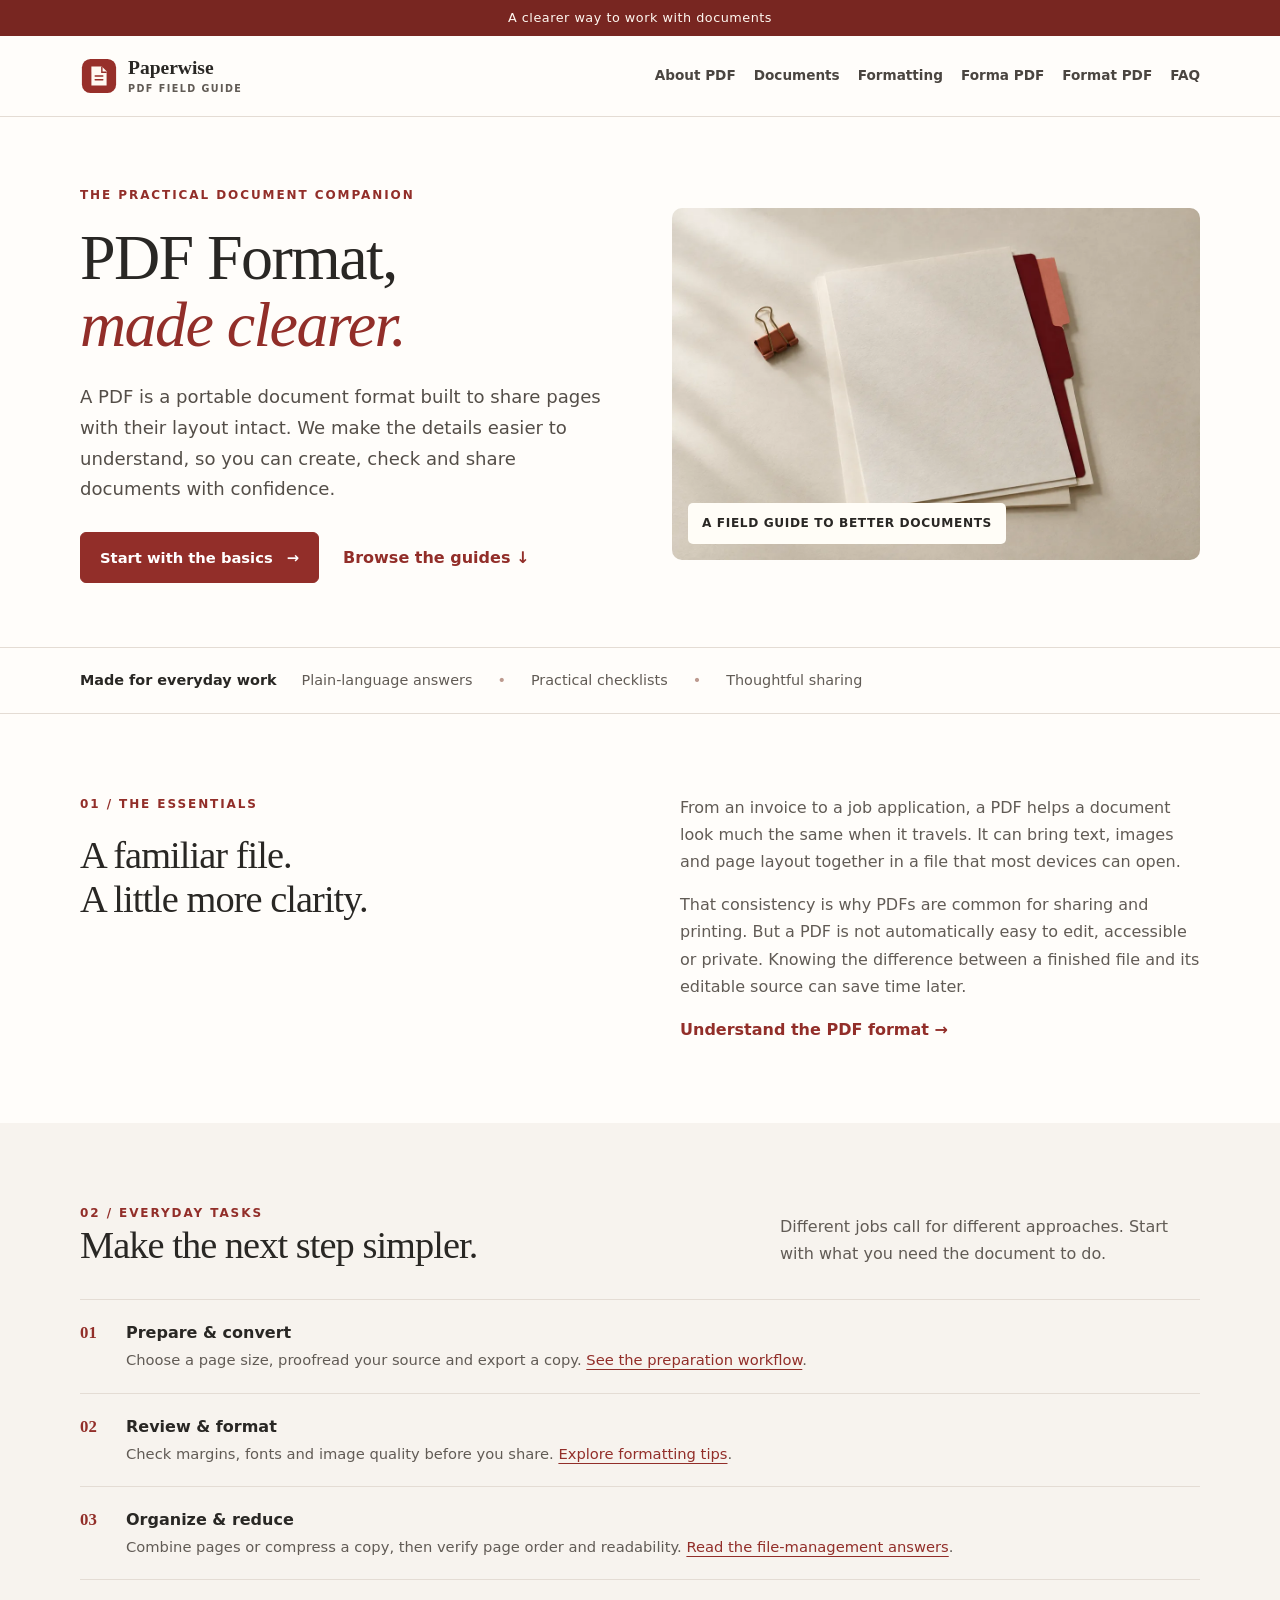
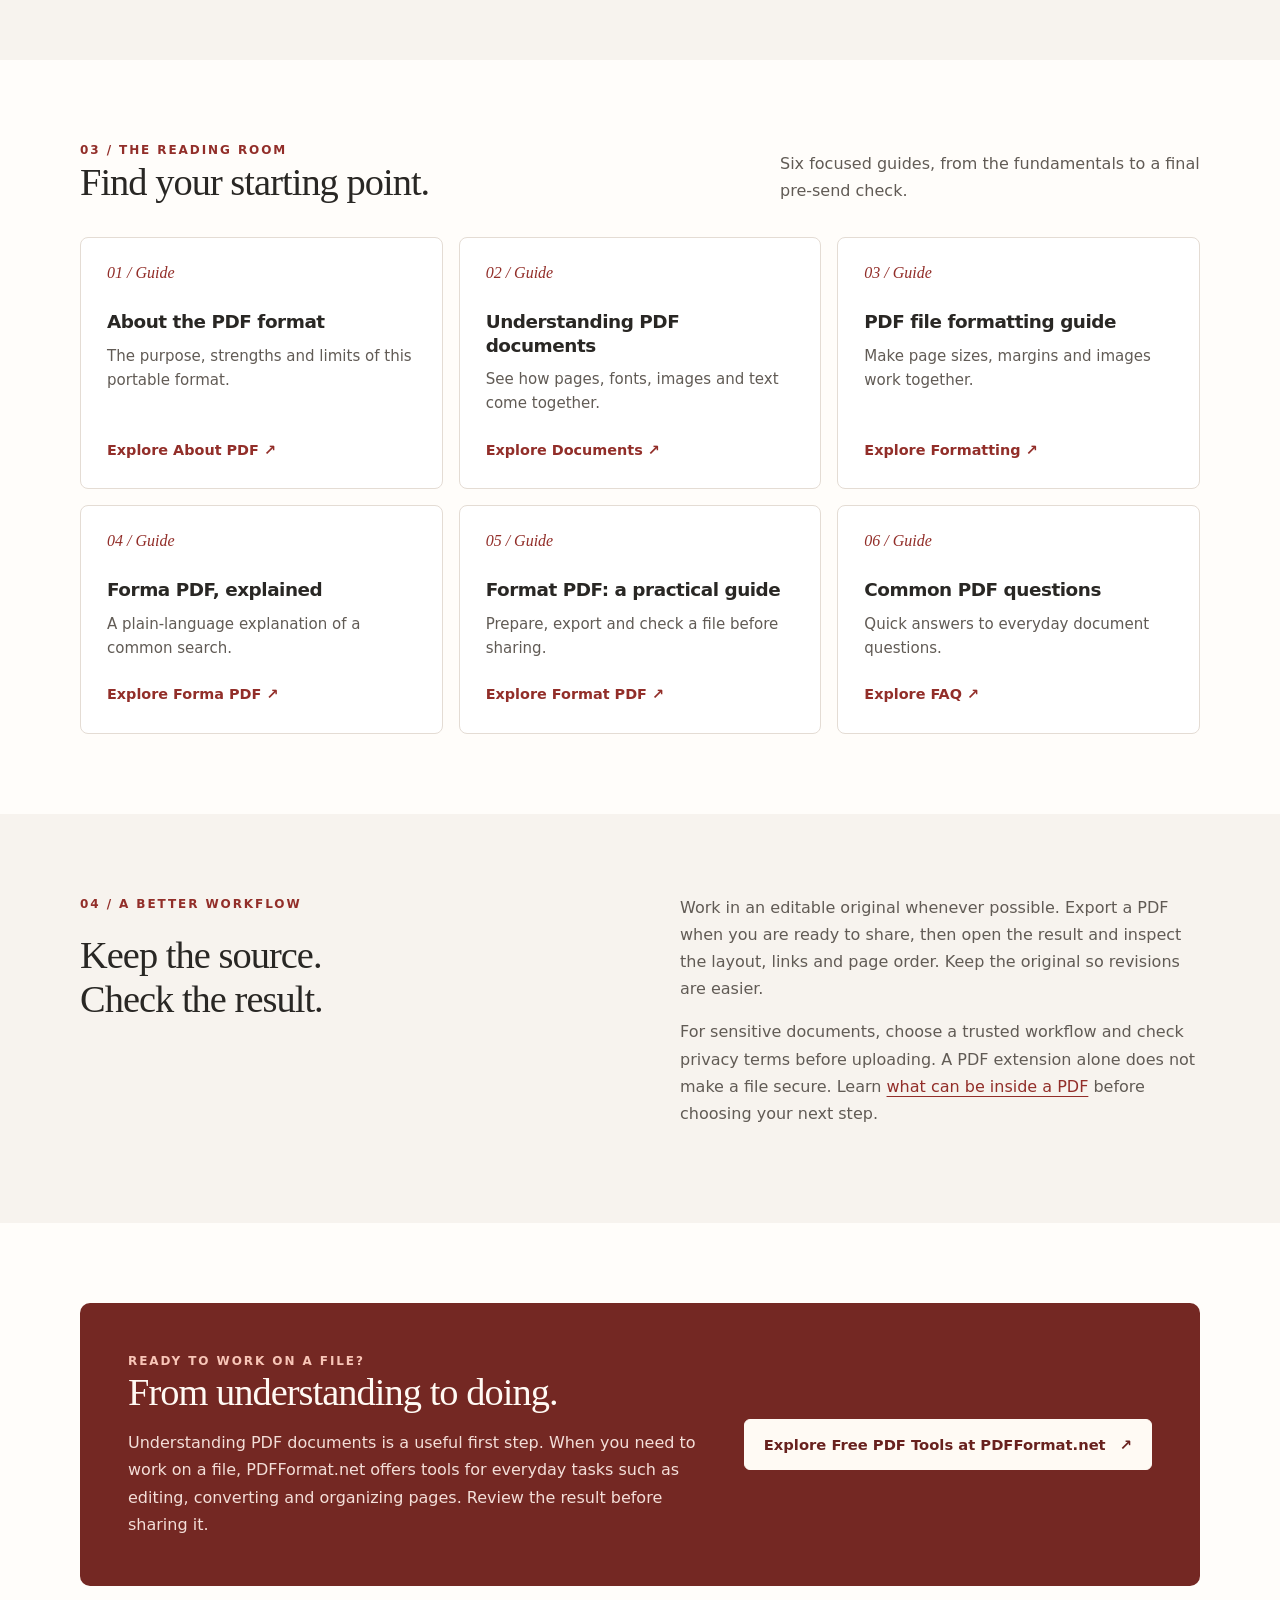
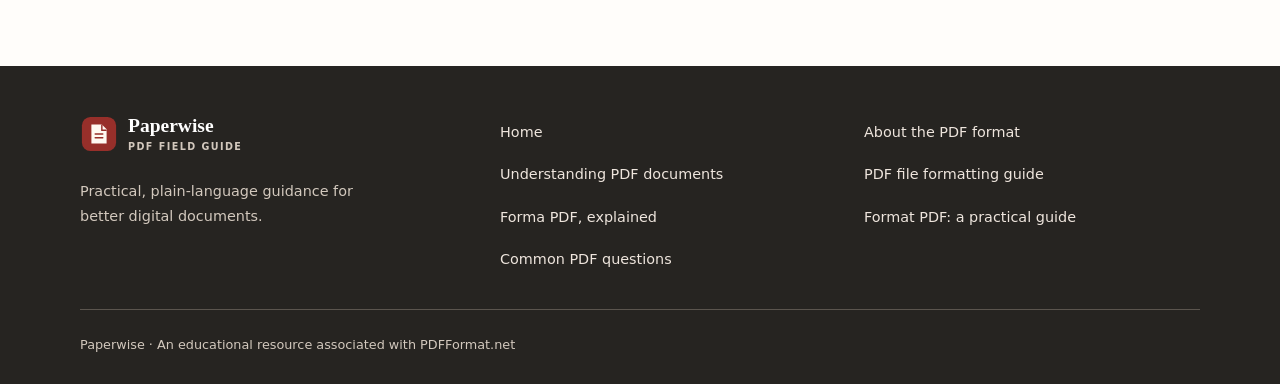
<file: index.html>
<!doctype html><html lang="en"><head><meta charset="utf-8"><meta name="viewport" content="width=device-width, initial-scale=1"><title>PDF Format – Understanding PDF Files &amp; Document Formatting</title><meta name="description" content="Understand PDF format, learn how PDF documents work, and explore practical guides to formatting, sharing and managing files."><link rel="canonical" href="https://pdfformat.github.io/"><meta property="og:type" content="website"><meta property="og:site_name" content="Paperwise PDF Field Guide"><meta property="og:title" content="PDF Format – Understanding PDF Files &amp; Document Formatting"><meta property="og:description" content="Understand PDF format, learn how PDF documents work, and explore practical guides to formatting, sharing and managing files."><meta property="og:url" content="https://pdfformat.github.io/"><meta property="og:image" content="https://pdfformat.github.io/assets/images/paper-stack.webp"><meta name="twitter:card" content="summary_large_image"><link rel="icon" href="favicon.ico" sizes="any"><link rel="icon" href="assets/images/logo.svg" type="image/svg+xml"><link rel="stylesheet" href="assets/css/style.css"><script type="application/ld+json">{"@context": "https://schema.org", "@type": "WebSite", "name": "Paperwise PDF Field Guide", "url": "https://pdfformat.github.io/"}</script><script src="assets/js/script.js" defer></script></head><body><a class="skip" href="#main">Skip to content</a><div class="topline">A clearer way to work with documents</div><header class="site-header"><div class="wrap header-inner"><a class="brand" href="./" aria-label="Paperwise PDF Guide home"><img src="assets/images/logo.svg" alt="" width="38" height="38"><span class="brand-text">Paperwise<small>PDF field guide</small></span></a><button class="menu-toggle" type="button" aria-controls="site-nav" aria-expanded="false">Menu</button><nav class="nav" id="site-nav" aria-label="Main navigation"><a href="about.html">About PDF</a><a href="pdf-documents.html">Documents</a><a href="pdf-formatting.html">Formatting</a><a href="forma-pdf.html">Forma PDF</a><a href="format-pdf.html">Format PDF</a><a href="pdf-faq.html">FAQ</a></nav></div></header><main id="main"><section class="hero"><div class="wrap hero-grid"><div><p class="eyebrow">The practical document companion</p><h1>PDF Format,<br><em>made clearer.</em></h1><p class="lead">A PDF is a portable document format built to share pages with their layout intact. We make the details easier to understand, so you can create, check and share documents with confidence.</p><div class="hero-actions"><a class="button" href="about.html">Start with the basics <span aria-hidden="true">→</span></a><a class="text-link" href="#guides">Browse the guides ↓</a></div></div><div class="hero-image"><img src="assets/images/paper-stack.webp" width="1200" height="800" alt="A stack of cream paper with red dividers and a binder clip"><div class="image-note">A FIELD GUIDE TO BETTER DOCUMENTS</div></div></div></section><div class="trust-strip"><div class="wrap trust-inner"><strong>Made for everyday work</strong><span>Plain-language answers</span><span>Practical checklists</span><span>Thoughtful sharing</span></div></div><section class="section"><div class="wrap split"><div><p class="eyebrow">01 / The essentials</p><h2>A familiar file.<br>A little more clarity.</h2></div><div class="split-copy"><p>From an invoice to a job application, a PDF helps a document look much the same when it travels. It can bring text, images and page layout together in a file that most devices can open.</p><p>That consistency is why PDFs are common for sharing and printing. But a PDF is not automatically easy to edit, accessible or private. Knowing the difference between a finished file and its editable source can save time later.</p><a class="text-link" href="about.html">Understand the PDF format →</a></div></div></section><section class="section section-soft"><div class="wrap"><div class="section-head"><div><p class="eyebrow">02 / Everyday tasks</p><h2>Make the next step simpler.</h2></div><p>Different jobs call for different approaches. Start with what you need the document to do.</p></div><ul class="feature-list"><li><b>01</b><div><strong>Prepare &amp; convert</strong><span>Choose a page size, proofread your source and export a copy. <a href="format-pdf.html">See the preparation workflow</a>.</span></div></li><li><b>02</b><div><strong>Review &amp; format</strong><span>Check margins, fonts and image quality before you share. <a href="pdf-formatting.html">Explore formatting tips</a>.</span></div></li><li><b>03</b><div><strong>Organize &amp; reduce</strong><span>Combine pages or compress a copy, then verify page order and readability. <a href="pdf-faq.html#organizing">Read the file-management answers</a>.</span></div></li></ul></div></section><section class="section" id="guides"><div class="wrap"><div class="section-head"><div><p class="eyebrow">03 / The reading room</p><h2>Find your starting point.</h2></div><p>Six focused guides, from the fundamentals to a final pre-send check.</p></div><div class="grid"><article class="card"><span class="card-number">01 / Guide</span><h3>About the PDF format</h3><p>The purpose, strengths and limits of this portable format.</p><a href="about.html">Explore About PDF <span aria-hidden="true">↗</span></a></article><article class="card"><span class="card-number">02 / Guide</span><h3>Understanding PDF documents</h3><p>See how pages, fonts, images and text come together.</p><a href="pdf-documents.html">Explore Documents <span aria-hidden="true">↗</span></a></article><article class="card"><span class="card-number">03 / Guide</span><h3>PDF file formatting guide</h3><p>Make page sizes, margins and images work together.</p><a href="pdf-formatting.html">Explore Formatting <span aria-hidden="true">↗</span></a></article><article class="card"><span class="card-number">04 / Guide</span><h3>Forma PDF, explained</h3><p>A plain-language explanation of a common search.</p><a href="forma-pdf.html">Explore Forma PDF <span aria-hidden="true">↗</span></a></article><article class="card"><span class="card-number">05 / Guide</span><h3>Format PDF: a practical guide</h3><p>Prepare, export and check a file before sharing.</p><a href="format-pdf.html">Explore Format PDF <span aria-hidden="true">↗</span></a></article><article class="card"><span class="card-number">06 / Guide</span><h3>Common PDF questions</h3><p>Quick answers to everyday document questions.</p><a href="pdf-faq.html">Explore FAQ <span aria-hidden="true">↗</span></a></article></div></div></section><section class="section section-soft"><div class="wrap split"><div><p class="eyebrow">04 / A better workflow</p><h2>Keep the source.<br>Check the result.</h2></div><div class="split-copy"><p>Work in an editable original whenever possible. Export a PDF when you are ready to share, then open the result and inspect the layout, links and page order. Keep the original so revisions are easier.</p><p>For sensitive documents, choose a trusted workflow and check privacy terms before uploading. A PDF extension alone does not make a file secure. Learn <a href="pdf-documents.html">what can be inside a PDF</a> before choosing your next step.</p></div></div></section><section class="section"><div class="wrap"><div class="callout"><div><p class="eyebrow">Ready to work on a file?</p><h2>From understanding to doing.</h2><p>Understanding PDF documents is a useful first step. When you need to work on a file, PDFFormat.net offers tools for everyday tasks such as editing, converting and organizing pages. Review the result before sharing it.</p></div><a class="button" href="https://www.pdfformat.net/">Explore Free PDF Tools at PDFFormat.net <span aria-hidden="true">↗</span></a></div></div></section></main><footer class="site-footer"><div class="wrap"><div class="footer-top"><div><a class="brand" href="./"><img src="assets/images/logo.svg" alt="" width="38" height="38"><span class="brand-text">Paperwise<small>PDF field guide</small></span></a><p>Practical, plain-language guidance for better digital documents.</p></div><nav class="footer-links" aria-label="Footer navigation"><a href="./">Home</a><a href="about.html">About the PDF format</a><a href="pdf-documents.html">Understanding PDF documents</a><a href="pdf-formatting.html">PDF file formatting guide</a><a href="forma-pdf.html">Forma PDF, explained</a><a href="format-pdf.html">Format PDF: a practical guide</a><a href="pdf-faq.html">Common PDF questions</a></nav></div><div class="footer-bottom">Paperwise · An educational resource associated with PDFFormat.net</div></div></footer></body></html>
</file>
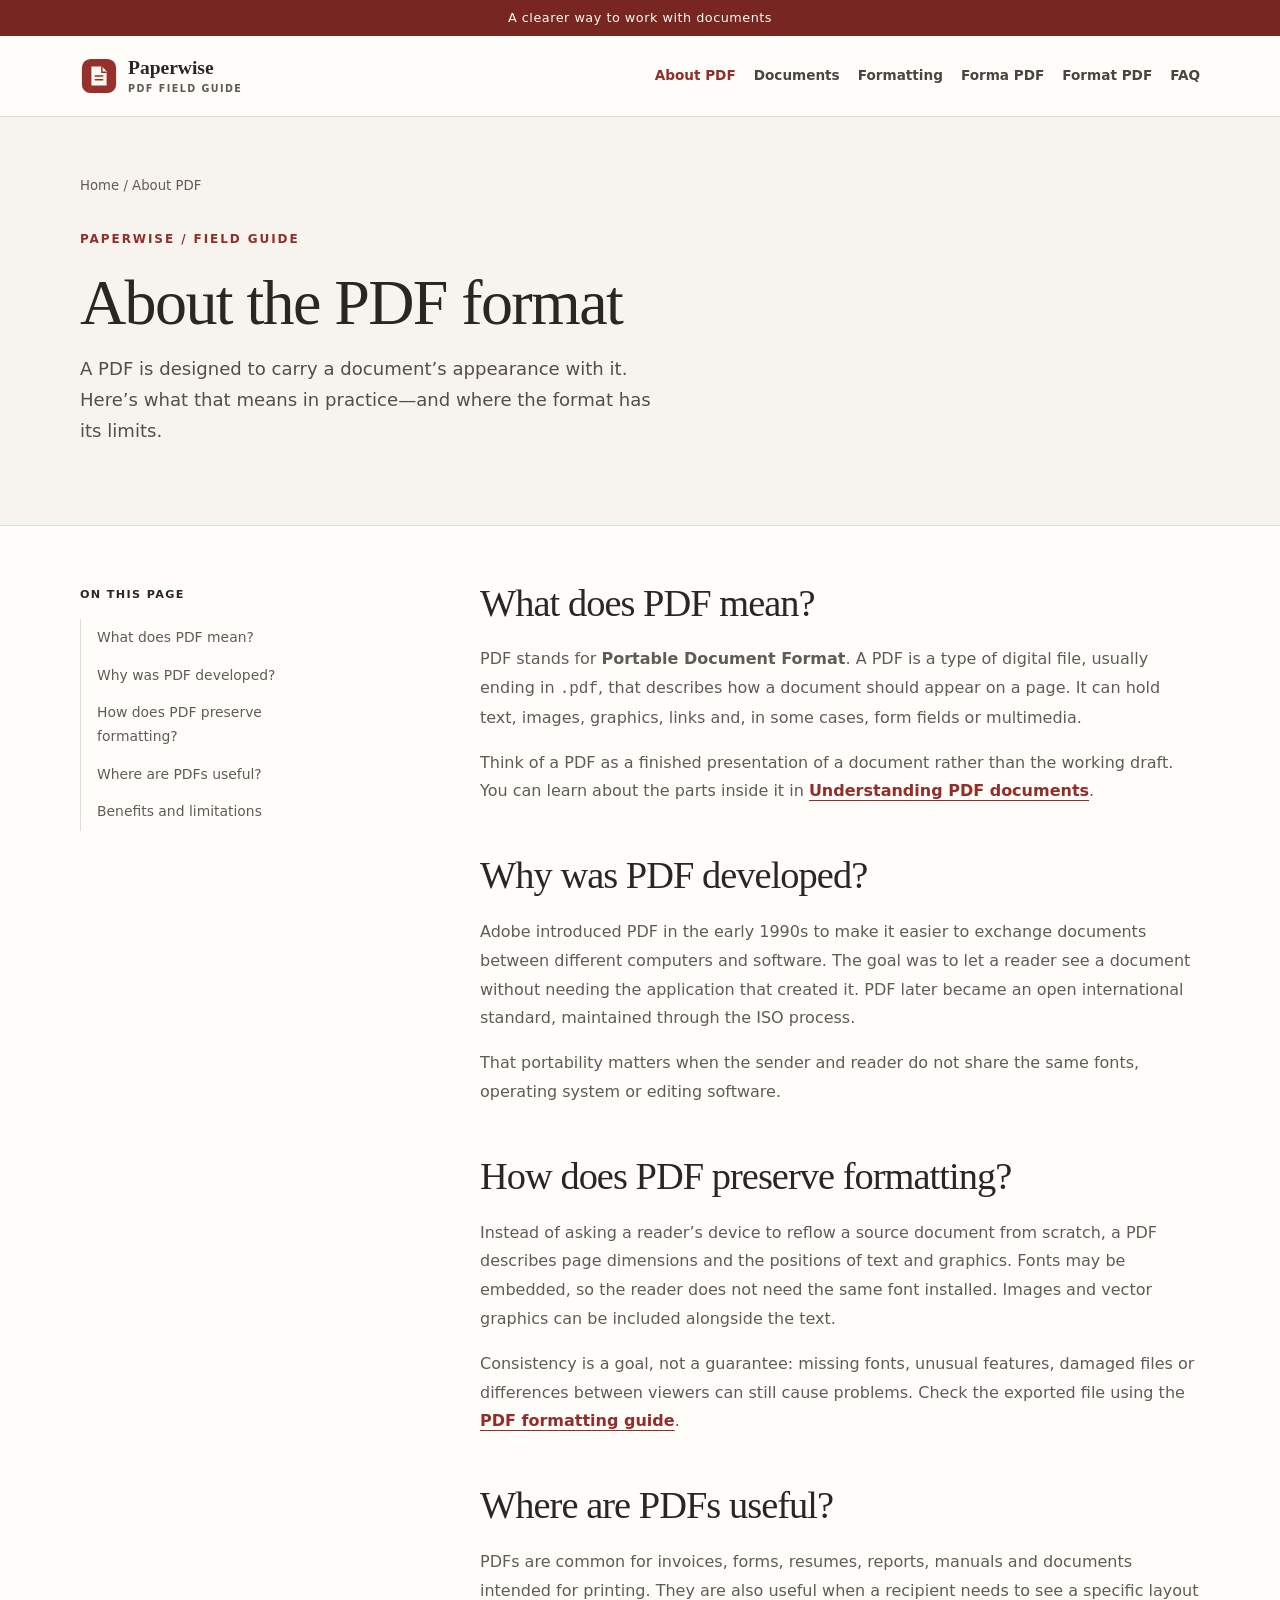
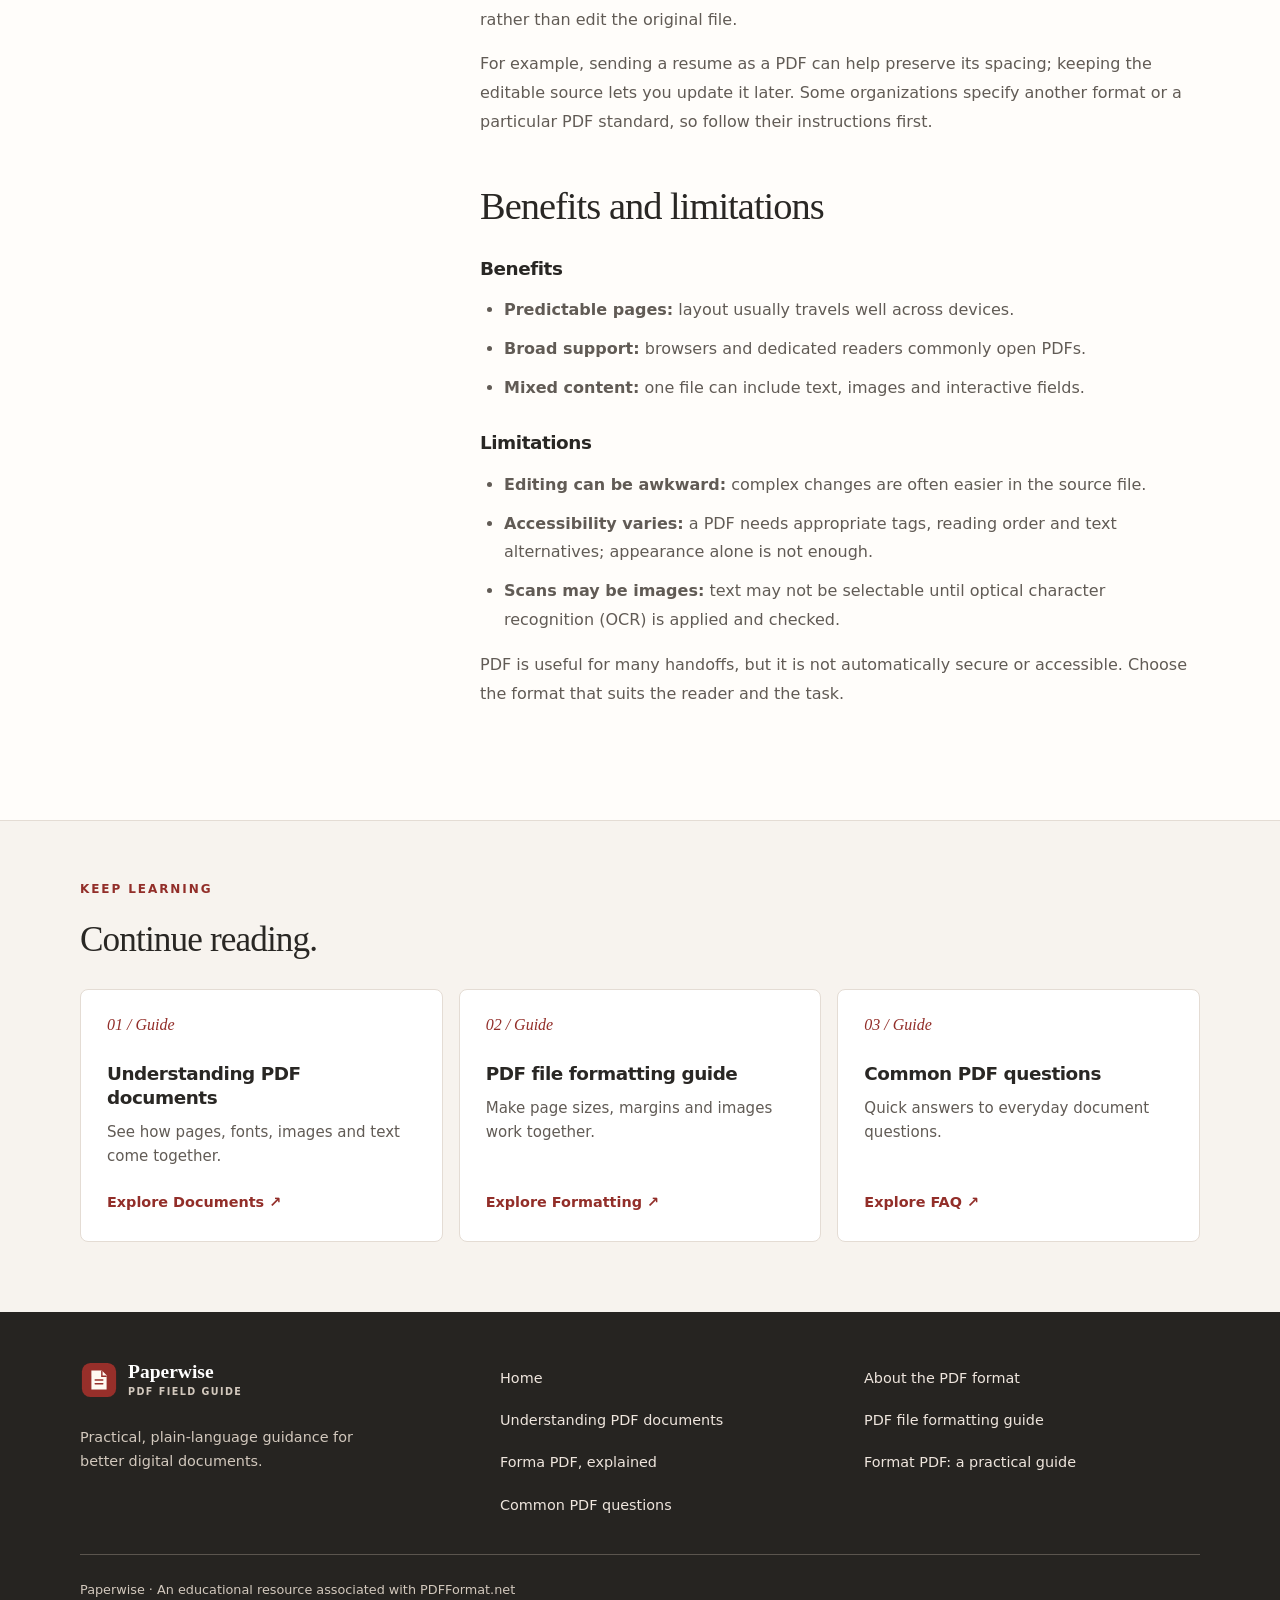
<file: about.html>
<!doctype html><html lang="en"><head><meta charset="utf-8"><meta name="viewport" content="width=device-width, initial-scale=1"><title>What Is PDF Format? Benefits, Uses &amp; Limitations</title><meta name="description" content="Learn what PDF stands for, why it was created, how it preserves a layout, and when another document format may be a better fit."><link rel="canonical" href="https://pdfformat.github.io/about.html"><meta property="og:type" content="website"><meta property="og:site_name" content="Paperwise PDF Field Guide"><meta property="og:title" content="What Is PDF Format? Benefits, Uses &amp; Limitations"><meta property="og:description" content="Learn what PDF stands for, why it was created, how it preserves a layout, and when another document format may be a better fit."><meta property="og:url" content="https://pdfformat.github.io/about.html"><meta property="og:image" content="https://pdfformat.github.io/assets/images/paper-stack.webp"><meta name="twitter:card" content="summary_large_image"><link rel="icon" href="favicon.ico" sizes="any"><link rel="icon" href="assets/images/logo.svg" type="image/svg+xml"><link rel="stylesheet" href="assets/css/style.css"><script type="application/ld+json">{"@context": "https://schema.org", "@type": "WebSite", "name": "Paperwise PDF Field Guide", "url": "https://pdfformat.github.io/"}</script><script src="assets/js/script.js" defer></script></head><body><a class="skip" href="#main">Skip to content</a><div class="topline">A clearer way to work with documents</div><header class="site-header"><div class="wrap header-inner"><a class="brand" href="./" aria-label="Paperwise PDF Guide home"><img src="assets/images/logo.svg" alt="" width="38" height="38"><span class="brand-text">Paperwise<small>PDF field guide</small></span></a><button class="menu-toggle" type="button" aria-controls="site-nav" aria-expanded="false">Menu</button><nav class="nav" id="site-nav" aria-label="Main navigation"><a href="about.html" aria-current="page">About PDF</a><a href="pdf-documents.html">Documents</a><a href="pdf-formatting.html">Formatting</a><a href="forma-pdf.html">Forma PDF</a><a href="format-pdf.html">Format PDF</a><a href="pdf-faq.html">FAQ</a></nav></div></header><main id="main"><div class="article-hero"><div class="wrap"><div class="breadcrumbs"><a href="./">Home</a> / <span>About PDF</span></div><p class="eyebrow">Paperwise / Field guide</p><h1>About the PDF format</h1><p class="lead">A PDF is designed to carry a document’s appearance with it. Here’s what that means in practice—and where the format has its limits.</p></div></div><div class="wrap article-layout"><aside class="side" aria-label="On this page"><strong>On this page</strong><ul><li><a href="#meaning">What does PDF mean?</a></li><li><a href="#history">Why was PDF developed?</a></li><li><a href="#appearance">How does PDF preserve formatting?</a></li><li><a href="#uses">Where are PDFs useful?</a></li><li><a href="#tradeoffs">Benefits and limitations</a></li></ul></aside><article class="article-body"><section id="meaning"><h2>What does PDF mean?</h2><p>PDF stands for <strong>Portable Document Format</strong>. A PDF is a type of digital file, usually ending in <code>.pdf</code>, that describes how a document should appear on a page. It can hold text, images, graphics, links and, in some cases, form fields or multimedia.</p><p>Think of a PDF as a finished presentation of a document rather than the working draft. You can learn about the parts inside it in <a href="pdf-documents.html">Understanding PDF documents</a>.</p></section><section id="history"><h2>Why was PDF developed?</h2><p>Adobe introduced PDF in the early 1990s to make it easier to exchange documents between different computers and software. The goal was to let a reader see a document without needing the application that created it. PDF later became an open international standard, maintained through the ISO process.</p><p>That portability matters when the sender and reader do not share the same fonts, operating system or editing software.</p></section><section id="appearance"><h2>How does PDF preserve formatting?</h2><p>Instead of asking a reader’s device to reflow a source document from scratch, a PDF describes page dimensions and the positions of text and graphics. Fonts may be embedded, so the reader does not need the same font installed. Images and vector graphics can be included alongside the text.</p><p>Consistency is a goal, not a guarantee: missing fonts, unusual features, damaged files or differences between viewers can still cause problems. Check the exported file using the <a href="pdf-formatting.html">PDF formatting guide</a>.</p></section><section id="uses"><h2>Where are PDFs useful?</h2><p>PDFs are common for invoices, forms, resumes, reports, manuals and documents intended for printing. They are also useful when a recipient needs to see a specific layout rather than edit the original file.</p><p>For example, sending a resume as a PDF can help preserve its spacing; keeping the editable source lets you update it later. Some organizations specify another format or a particular PDF standard, so follow their instructions first.</p></section><section id="tradeoffs"><h2>Benefits and limitations</h2><h3>Benefits</h3><ul><li><strong>Predictable pages:</strong> layout usually travels well across devices.</li><li><strong>Broad support:</strong> browsers and dedicated readers commonly open PDFs.</li><li><strong>Mixed content:</strong> one file can include text, images and interactive fields.</li></ul><h3>Limitations</h3><ul><li><strong>Editing can be awkward:</strong> complex changes are often easier in the source file.</li><li><strong>Accessibility varies:</strong> a PDF needs appropriate tags, reading order and text alternatives; appearance alone is not enough.</li><li><strong>Scans may be images:</strong> text may not be selectable until optical character recognition (OCR) is applied and checked.</li></ul><p>PDF is useful for many handoffs, but it is not automatically secure or accessible. Choose the format that suits the reader and the task.</p></section></article></div><section class="related section-soft"><div class="wrap"><p class="eyebrow">Keep learning</p><h2>Continue reading.</h2><div class="grid"><article class="card"><span class="card-number">01 / Guide</span><h3>Understanding PDF documents</h3><p>See how pages, fonts, images and text come together.</p><a href="pdf-documents.html">Explore Documents <span aria-hidden="true">↗</span></a></article><article class="card"><span class="card-number">02 / Guide</span><h3>PDF file formatting guide</h3><p>Make page sizes, margins and images work together.</p><a href="pdf-formatting.html">Explore Formatting <span aria-hidden="true">↗</span></a></article><article class="card"><span class="card-number">03 / Guide</span><h3>Common PDF questions</h3><p>Quick answers to everyday document questions.</p><a href="pdf-faq.html">Explore FAQ <span aria-hidden="true">↗</span></a></article></div></div></section></main><footer class="site-footer"><div class="wrap"><div class="footer-top"><div><a class="brand" href="./"><img src="assets/images/logo.svg" alt="" width="38" height="38"><span class="brand-text">Paperwise<small>PDF field guide</small></span></a><p>Practical, plain-language guidance for better digital documents.</p></div><nav class="footer-links" aria-label="Footer navigation"><a href="./">Home</a><a href="about.html">About the PDF format</a><a href="pdf-documents.html">Understanding PDF documents</a><a href="pdf-formatting.html">PDF file formatting guide</a><a href="forma-pdf.html">Forma PDF, explained</a><a href="format-pdf.html">Format PDF: a practical guide</a><a href="pdf-faq.html">Common PDF questions</a></nav></div><div class="footer-bottom">Paperwise · An educational resource associated with PDFFormat.net</div></div></footer></body></html>
</file>
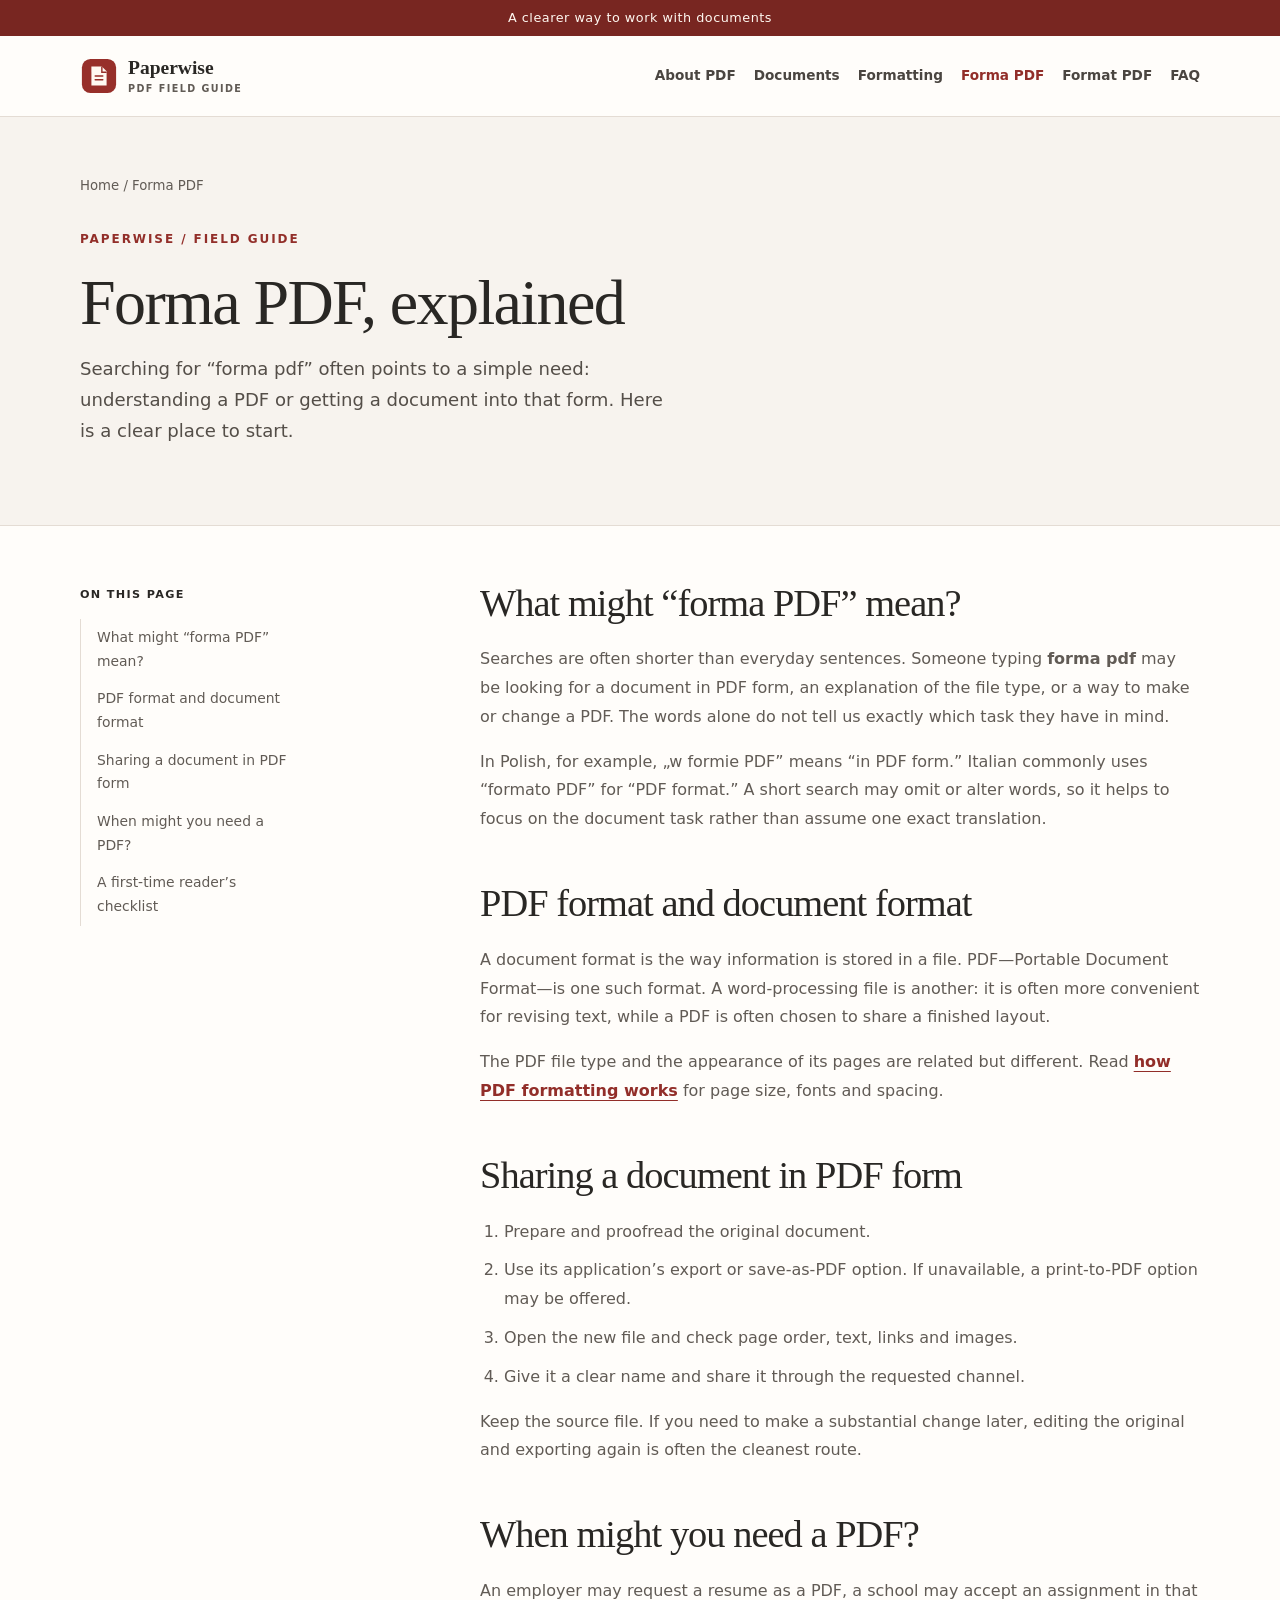
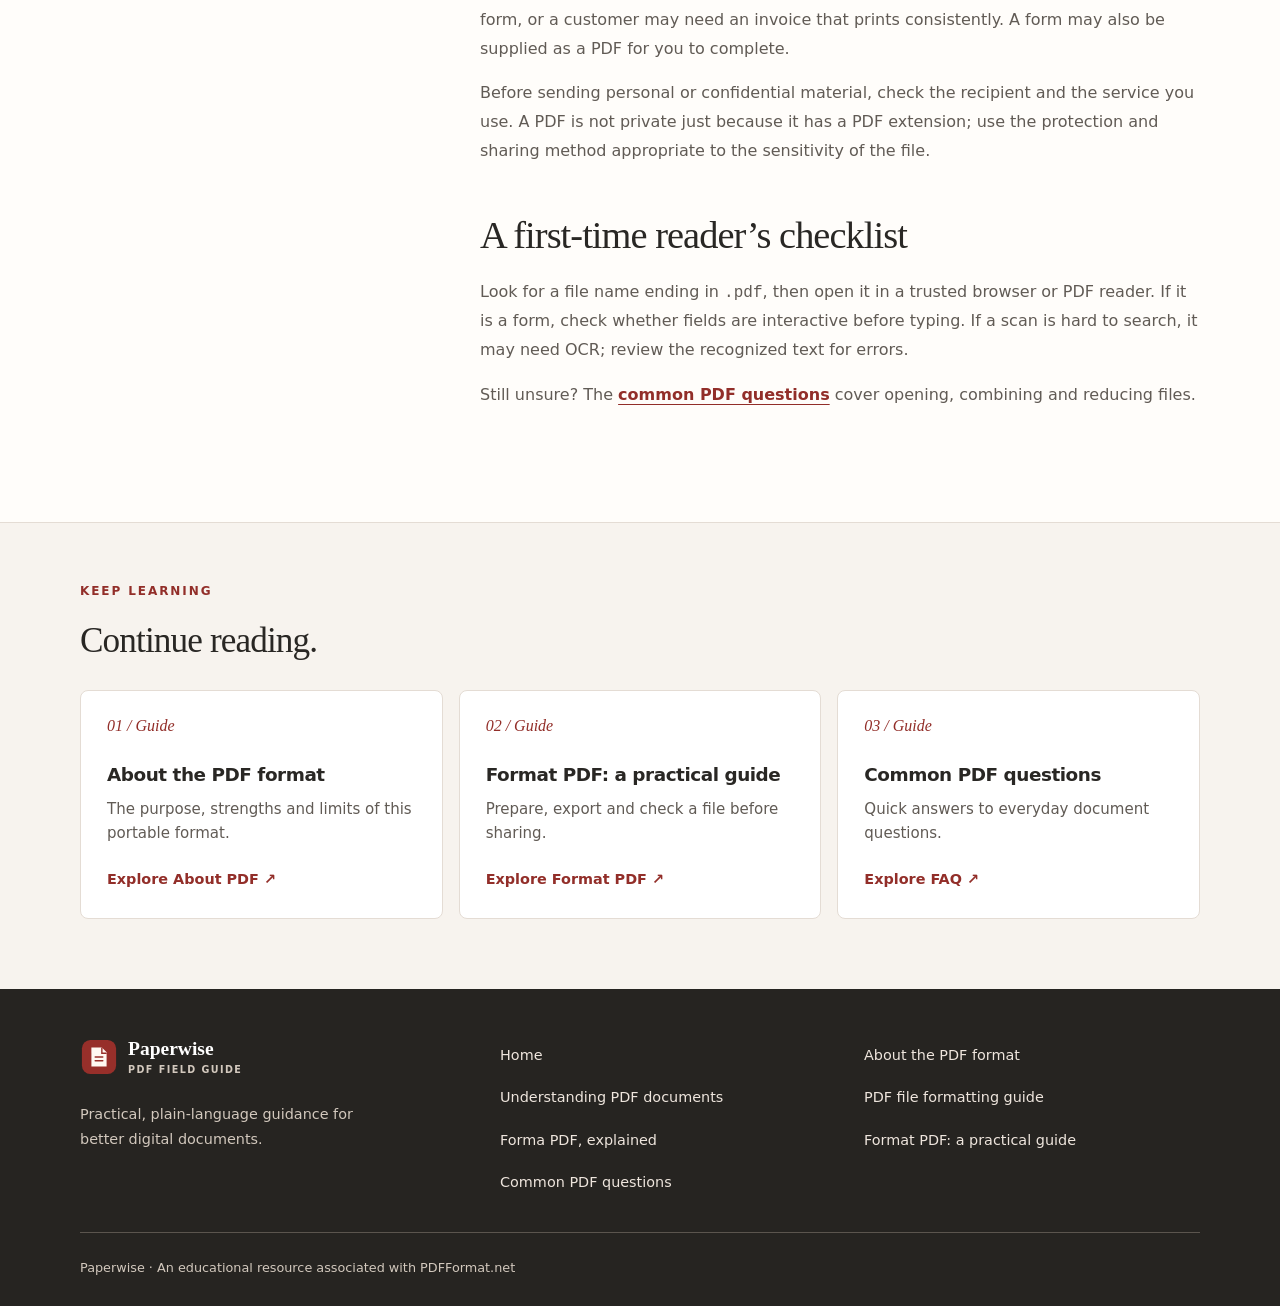
<file: forma-pdf.html>
<!doctype html><html lang="en"><head><meta charset="utf-8"><meta name="viewport" content="width=device-width, initial-scale=1"><title>Forma PDF Explained: What the Search May Mean</title><meta name="description" content="Understand what people may mean by forma PDF, how it relates to the PDF file format, and how to share a document as a PDF."><link rel="canonical" href="https://pdfformat.github.io/forma-pdf.html"><meta property="og:type" content="website"><meta property="og:site_name" content="Paperwise PDF Field Guide"><meta property="og:title" content="Forma PDF Explained: What the Search May Mean"><meta property="og:description" content="Understand what people may mean by forma PDF, how it relates to the PDF file format, and how to share a document as a PDF."><meta property="og:url" content="https://pdfformat.github.io/forma-pdf.html"><meta property="og:image" content="https://pdfformat.github.io/assets/images/paper-stack.webp"><meta name="twitter:card" content="summary_large_image"><link rel="icon" href="favicon.ico" sizes="any"><link rel="icon" href="assets/images/logo.svg" type="image/svg+xml"><link rel="stylesheet" href="assets/css/style.css"><script type="application/ld+json">{"@context": "https://schema.org", "@type": "WebSite", "name": "Paperwise PDF Field Guide", "url": "https://pdfformat.github.io/"}</script><script src="assets/js/script.js" defer></script></head><body><a class="skip" href="#main">Skip to content</a><div class="topline">A clearer way to work with documents</div><header class="site-header"><div class="wrap header-inner"><a class="brand" href="./" aria-label="Paperwise PDF Guide home"><img src="assets/images/logo.svg" alt="" width="38" height="38"><span class="brand-text">Paperwise<small>PDF field guide</small></span></a><button class="menu-toggle" type="button" aria-controls="site-nav" aria-expanded="false">Menu</button><nav class="nav" id="site-nav" aria-label="Main navigation"><a href="about.html">About PDF</a><a href="pdf-documents.html">Documents</a><a href="pdf-formatting.html">Formatting</a><a href="forma-pdf.html" aria-current="page">Forma PDF</a><a href="format-pdf.html">Format PDF</a><a href="pdf-faq.html">FAQ</a></nav></div></header><main id="main"><div class="article-hero"><div class="wrap"><div class="breadcrumbs"><a href="./">Home</a> / <span>Forma PDF</span></div><p class="eyebrow">Paperwise / Field guide</p><h1>Forma PDF, explained</h1><p class="lead">Searching for “forma pdf” often points to a simple need: understanding a PDF or getting a document into that form. Here is a clear place to start.</p></div></div><div class="wrap article-layout"><aside class="side" aria-label="On this page"><strong>On this page</strong><ul><li><a href="#phrase">What might “forma PDF” mean?</a></li><li><a href="#format">PDF format and document format</a></li><li><a href="#sharing">Sharing a document in PDF form</a></li><li><a href="#situations">When might you need a PDF?</a></li><li><a href="#first">A first-time reader’s checklist</a></li></ul></aside><article class="article-body"><section id="phrase"><h2>What might “forma PDF” mean?</h2><p>Searches are often shorter than everyday sentences. Someone typing <strong>forma pdf</strong> may be looking for a document in PDF form, an explanation of the file type, or a way to make or change a PDF. The words alone do not tell us exactly which task they have in mind.</p><p>In Polish, for example, <span lang="pl">„w formie PDF”</span> means “in PDF form.” Italian commonly uses <span lang="it">“formato PDF”</span> for “PDF format.” A short search may omit or alter words, so it helps to focus on the document task rather than assume one exact translation.</p></section><section id="format"><h2>PDF format and document format</h2><p>A document format is the way information is stored in a file. PDF—Portable Document Format—is one such format. A word-processing file is another: it is often more convenient for revising text, while a PDF is often chosen to share a finished layout.</p><p>The PDF file type and the appearance of its pages are related but different. Read <a href="pdf-formatting.html">how PDF formatting works</a> for page size, fonts and spacing.</p></section><section id="sharing"><h2>Sharing a document in PDF form</h2><ol><li>Prepare and proofread the original document.</li><li>Use its application’s export or save-as-PDF option. If unavailable, a print-to-PDF option may be offered.</li><li>Open the new file and check page order, text, links and images.</li><li>Give it a clear name and share it through the requested channel.</li></ol><p>Keep the source file. If you need to make a substantial change later, editing the original and exporting again is often the cleanest route.</p></section><section id="situations"><h2>When might you need a PDF?</h2><p>An employer may request a resume as a PDF, a school may accept an assignment in that form, or a customer may need an invoice that prints consistently. A form may also be supplied as a PDF for you to complete.</p><p>Before sending personal or confidential material, check the recipient and the service you use. A PDF is not private just because it has a PDF extension; use the protection and sharing method appropriate to the sensitivity of the file.</p></section><section id="first"><h2>A first-time reader’s checklist</h2><p>Look for a file name ending in <code>.pdf</code>, then open it in a trusted browser or PDF reader. If it is a form, check whether fields are interactive before typing. If a scan is hard to search, it may need OCR; review the recognized text for errors.</p><p>Still unsure? The <a href="pdf-faq.html">common PDF questions</a> cover opening, combining and reducing files.</p></section></article></div><section class="related section-soft"><div class="wrap"><p class="eyebrow">Keep learning</p><h2>Continue reading.</h2><div class="grid"><article class="card"><span class="card-number">01 / Guide</span><h3>About the PDF format</h3><p>The purpose, strengths and limits of this portable format.</p><a href="about.html">Explore About PDF <span aria-hidden="true">↗</span></a></article><article class="card"><span class="card-number">02 / Guide</span><h3>Format PDF: a practical guide</h3><p>Prepare, export and check a file before sharing.</p><a href="format-pdf.html">Explore Format PDF <span aria-hidden="true">↗</span></a></article><article class="card"><span class="card-number">03 / Guide</span><h3>Common PDF questions</h3><p>Quick answers to everyday document questions.</p><a href="pdf-faq.html">Explore FAQ <span aria-hidden="true">↗</span></a></article></div></div></section></main><footer class="site-footer"><div class="wrap"><div class="footer-top"><div><a class="brand" href="./"><img src="assets/images/logo.svg" alt="" width="38" height="38"><span class="brand-text">Paperwise<small>PDF field guide</small></span></a><p>Practical, plain-language guidance for better digital documents.</p></div><nav class="footer-links" aria-label="Footer navigation"><a href="./">Home</a><a href="about.html">About the PDF format</a><a href="pdf-documents.html">Understanding PDF documents</a><a href="pdf-formatting.html">PDF file formatting guide</a><a href="forma-pdf.html">Forma PDF, explained</a><a href="format-pdf.html">Format PDF: a practical guide</a><a href="pdf-faq.html">Common PDF questions</a></nav></div><div class="footer-bottom">Paperwise · An educational resource associated with PDFFormat.net</div></div></footer></body></html>
</file>
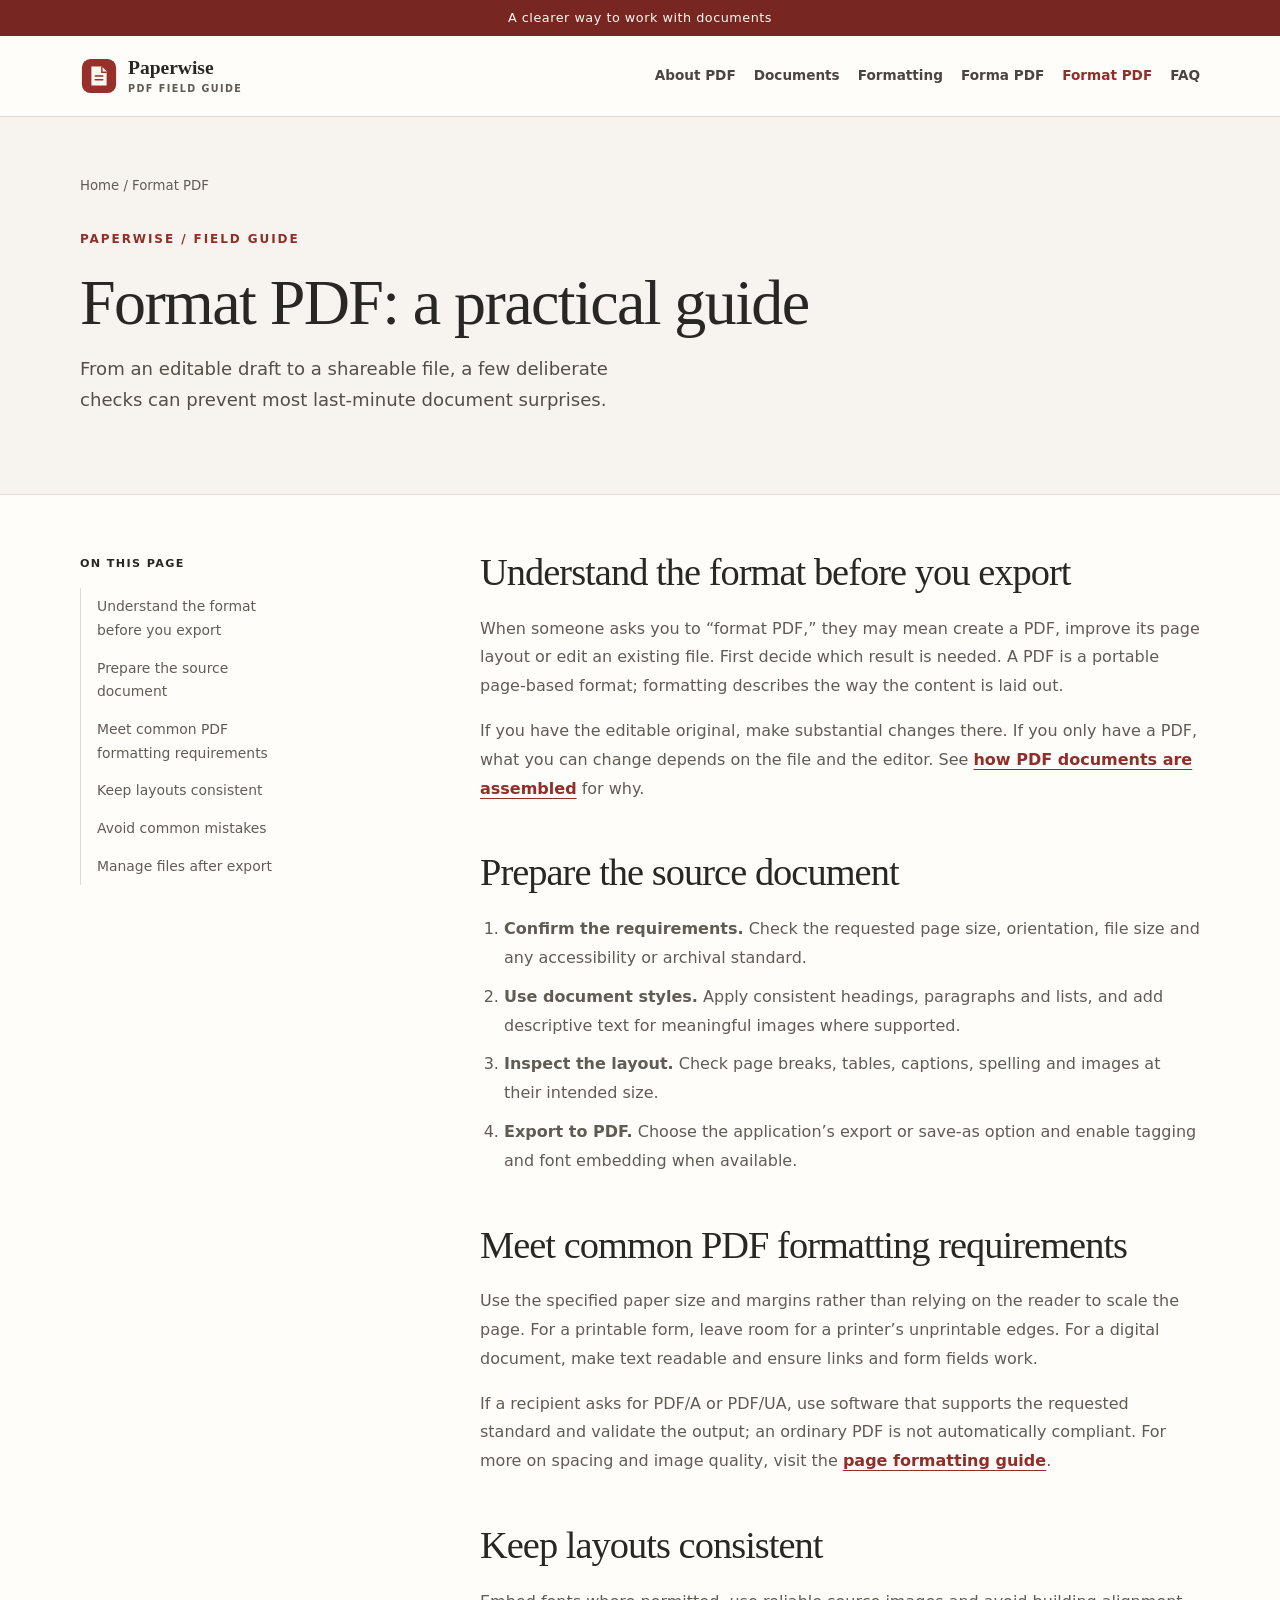
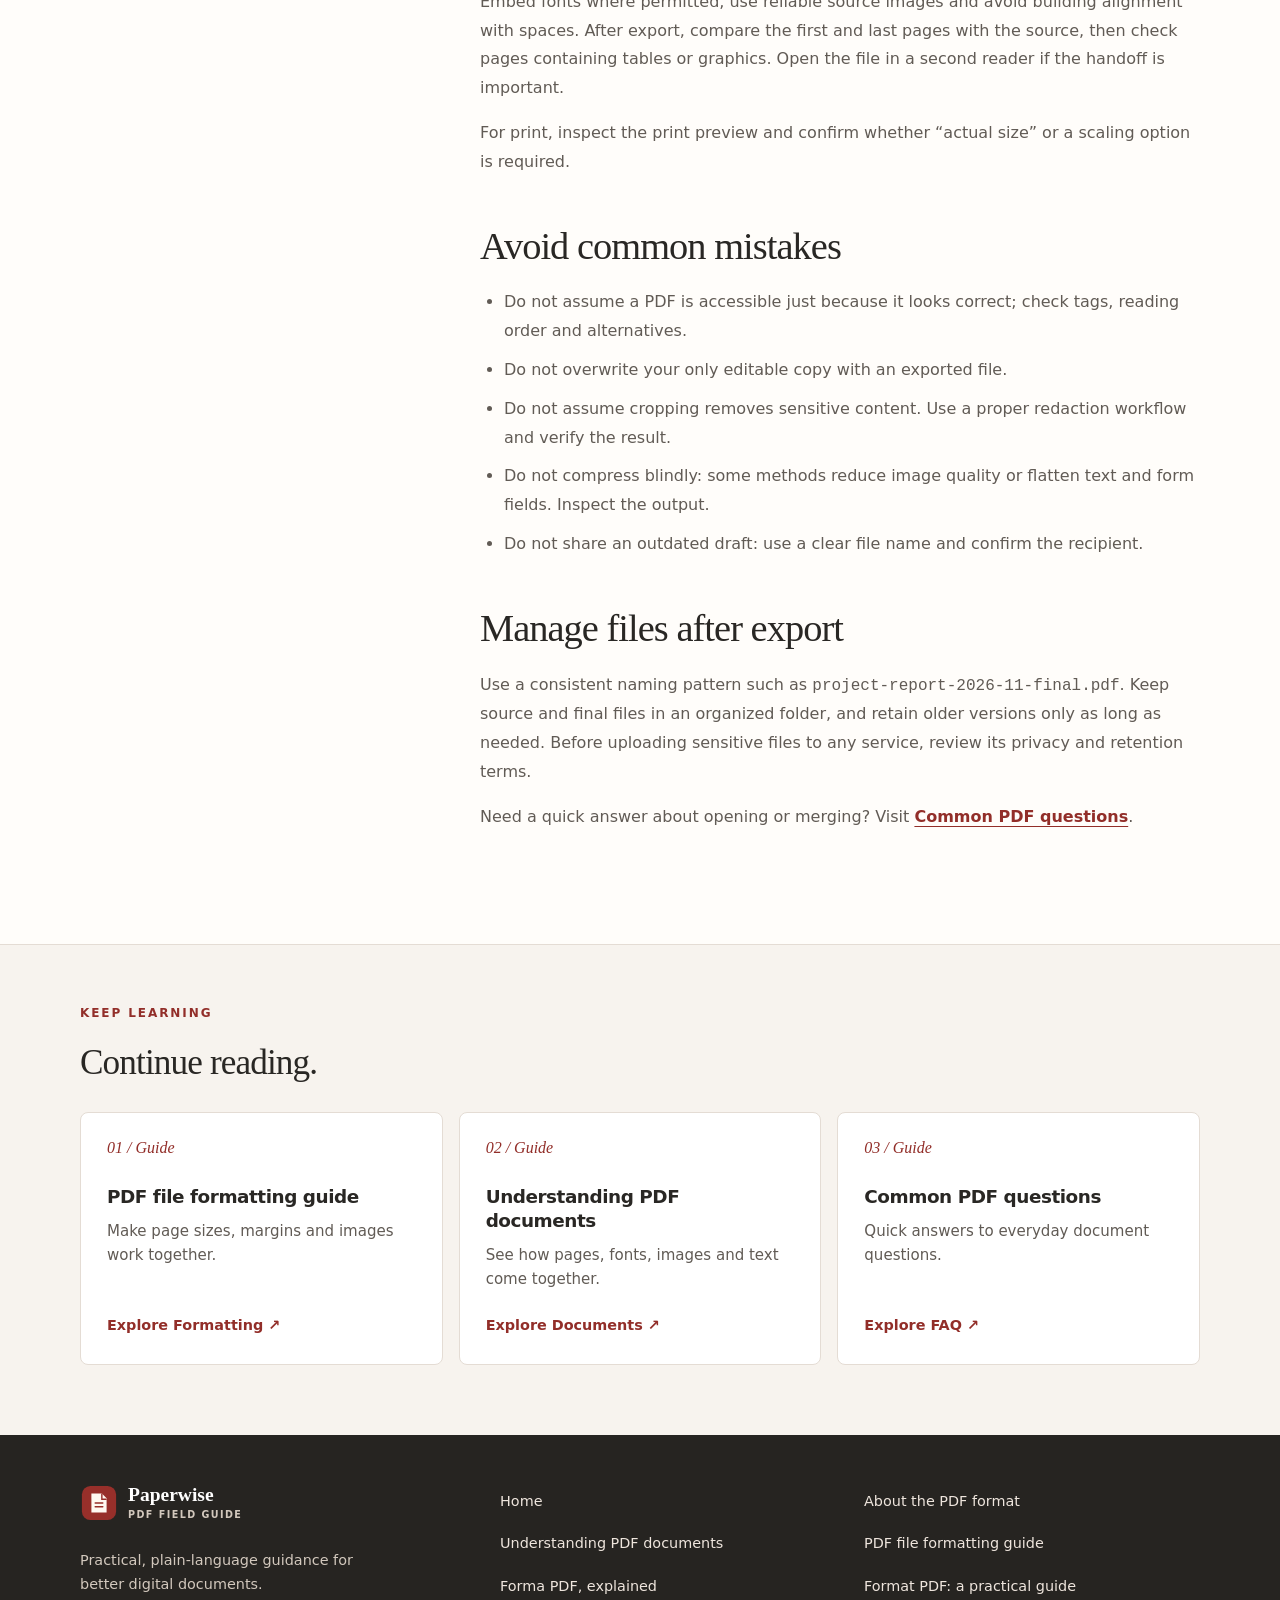
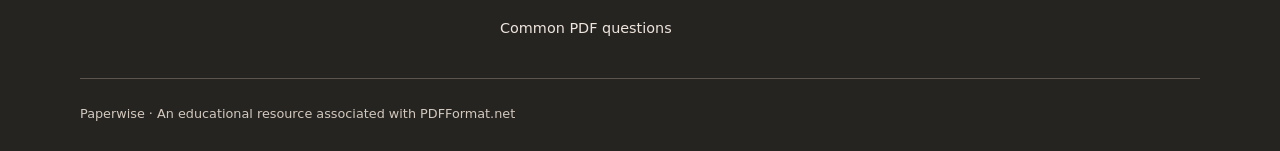
<file: format-pdf.html>
<!doctype html><html lang="en"><head><meta charset="utf-8"><meta name="viewport" content="width=device-width, initial-scale=1"><title>Format PDF Guide: Prepare, Export &amp; Check Documents</title><meta name="description" content="Follow a practical workflow to prepare a document for PDF, preserve its layout and avoid common mistakes before sharing."><link rel="canonical" href="https://pdfformat.github.io/format-pdf.html"><meta property="og:type" content="website"><meta property="og:site_name" content="Paperwise PDF Field Guide"><meta property="og:title" content="Format PDF Guide: Prepare, Export &amp; Check Documents"><meta property="og:description" content="Follow a practical workflow to prepare a document for PDF, preserve its layout and avoid common mistakes before sharing."><meta property="og:url" content="https://pdfformat.github.io/format-pdf.html"><meta property="og:image" content="https://pdfformat.github.io/assets/images/paper-stack.webp"><meta name="twitter:card" content="summary_large_image"><link rel="icon" href="favicon.ico" sizes="any"><link rel="icon" href="assets/images/logo.svg" type="image/svg+xml"><link rel="stylesheet" href="assets/css/style.css"><script type="application/ld+json">{"@context": "https://schema.org", "@type": "WebSite", "name": "Paperwise PDF Field Guide", "url": "https://pdfformat.github.io/"}</script><script src="assets/js/script.js" defer></script></head><body><a class="skip" href="#main">Skip to content</a><div class="topline">A clearer way to work with documents</div><header class="site-header"><div class="wrap header-inner"><a class="brand" href="./" aria-label="Paperwise PDF Guide home"><img src="assets/images/logo.svg" alt="" width="38" height="38"><span class="brand-text">Paperwise<small>PDF field guide</small></span></a><button class="menu-toggle" type="button" aria-controls="site-nav" aria-expanded="false">Menu</button><nav class="nav" id="site-nav" aria-label="Main navigation"><a href="about.html">About PDF</a><a href="pdf-documents.html">Documents</a><a href="pdf-formatting.html">Formatting</a><a href="forma-pdf.html">Forma PDF</a><a href="format-pdf.html" aria-current="page">Format PDF</a><a href="pdf-faq.html">FAQ</a></nav></div></header><main id="main"><div class="article-hero"><div class="wrap"><div class="breadcrumbs"><a href="./">Home</a> / <span>Format PDF</span></div><p class="eyebrow">Paperwise / Field guide</p><h1>Format PDF: a practical guide</h1><p class="lead">From an editable draft to a shareable file, a few deliberate checks can prevent most last-minute document surprises.</p></div></div><div class="wrap article-layout"><aside class="side" aria-label="On this page"><strong>On this page</strong><ul><li><a href="#understand">Understand the format before you export</a></li><li><a href="#prepare">Prepare the source document</a></li><li><a href="#requirements">Meet common PDF formatting requirements</a></li><li><a href="#consistent">Keep layouts consistent</a></li><li><a href="#mistakes">Avoid common mistakes</a></li><li><a href="#manage">Manage files after export</a></li></ul></aside><article class="article-body"><section id="understand"><h2>Understand the format before you export</h2><p>When someone asks you to “format PDF,” they may mean create a PDF, improve its page layout or edit an existing file. First decide which result is needed. A PDF is a portable page-based format; formatting describes the way the content is laid out.</p><p>If you have the editable original, make substantial changes there. If you only have a PDF, what you can change depends on the file and the editor. See <a href="pdf-documents.html">how PDF documents are assembled</a> for why.</p></section><section id="prepare"><h2>Prepare the source document</h2><ol><li><strong>Confirm the requirements.</strong> Check the requested page size, orientation, file size and any accessibility or archival standard.</li><li><strong>Use document styles.</strong> Apply consistent headings, paragraphs and lists, and add descriptive text for meaningful images where supported.</li><li><strong>Inspect the layout.</strong> Check page breaks, tables, captions, spelling and images at their intended size.</li><li><strong>Export to PDF.</strong> Choose the application’s export or save-as option and enable tagging and font embedding when available.</li></ol></section><section id="requirements"><h2>Meet common PDF formatting requirements</h2><p>Use the specified paper size and margins rather than relying on the reader to scale the page. For a printable form, leave room for a printer’s unprintable edges. For a digital document, make text readable and ensure links and form fields work.</p><p>If a recipient asks for PDF/A or PDF/UA, use software that supports the requested standard and validate the output; an ordinary PDF is not automatically compliant. For more on spacing and image quality, visit the <a href="pdf-formatting.html">page formatting guide</a>.</p></section><section id="consistent"><h2>Keep layouts consistent</h2><p>Embed fonts where permitted, use reliable source images and avoid building alignment with spaces. After export, compare the first and last pages with the source, then check pages containing tables or graphics. Open the file in a second reader if the handoff is important.</p><p>For print, inspect the print preview and confirm whether “actual size” or a scaling option is required.</p></section><section id="mistakes"><h2>Avoid common mistakes</h2><ul><li>Do not assume a PDF is accessible just because it looks correct; check tags, reading order and alternatives.</li><li>Do not overwrite your only editable copy with an exported file.</li><li>Do not assume cropping removes sensitive content. Use a proper redaction workflow and verify the result.</li><li>Do not compress blindly: some methods reduce image quality or flatten text and form fields. Inspect the output.</li><li>Do not share an outdated draft: use a clear file name and confirm the recipient.</li></ul></section><section id="manage"><h2>Manage files after export</h2><p>Use a consistent naming pattern such as <code>project-report-2026-11-final.pdf</code>. Keep source and final files in an organized folder, and retain older versions only as long as needed. Before uploading sensitive files to any service, review its privacy and retention terms.</p><p>Need a quick answer about opening or merging? Visit <a href="pdf-faq.html">Common PDF questions</a>.</p></section></article></div><section class="related section-soft"><div class="wrap"><p class="eyebrow">Keep learning</p><h2>Continue reading.</h2><div class="grid"><article class="card"><span class="card-number">01 / Guide</span><h3>PDF file formatting guide</h3><p>Make page sizes, margins and images work together.</p><a href="pdf-formatting.html">Explore Formatting <span aria-hidden="true">↗</span></a></article><article class="card"><span class="card-number">02 / Guide</span><h3>Understanding PDF documents</h3><p>See how pages, fonts, images and text come together.</p><a href="pdf-documents.html">Explore Documents <span aria-hidden="true">↗</span></a></article><article class="card"><span class="card-number">03 / Guide</span><h3>Common PDF questions</h3><p>Quick answers to everyday document questions.</p><a href="pdf-faq.html">Explore FAQ <span aria-hidden="true">↗</span></a></article></div></div></section></main><footer class="site-footer"><div class="wrap"><div class="footer-top"><div><a class="brand" href="./"><img src="assets/images/logo.svg" alt="" width="38" height="38"><span class="brand-text">Paperwise<small>PDF field guide</small></span></a><p>Practical, plain-language guidance for better digital documents.</p></div><nav class="footer-links" aria-label="Footer navigation"><a href="./">Home</a><a href="about.html">About the PDF format</a><a href="pdf-documents.html">Understanding PDF documents</a><a href="pdf-formatting.html">PDF file formatting guide</a><a href="forma-pdf.html">Forma PDF, explained</a><a href="format-pdf.html">Format PDF: a practical guide</a><a href="pdf-faq.html">Common PDF questions</a></nav></div><div class="footer-bottom">Paperwise · An educational resource associated with PDFFormat.net</div></div></footer></body></html>
</file>
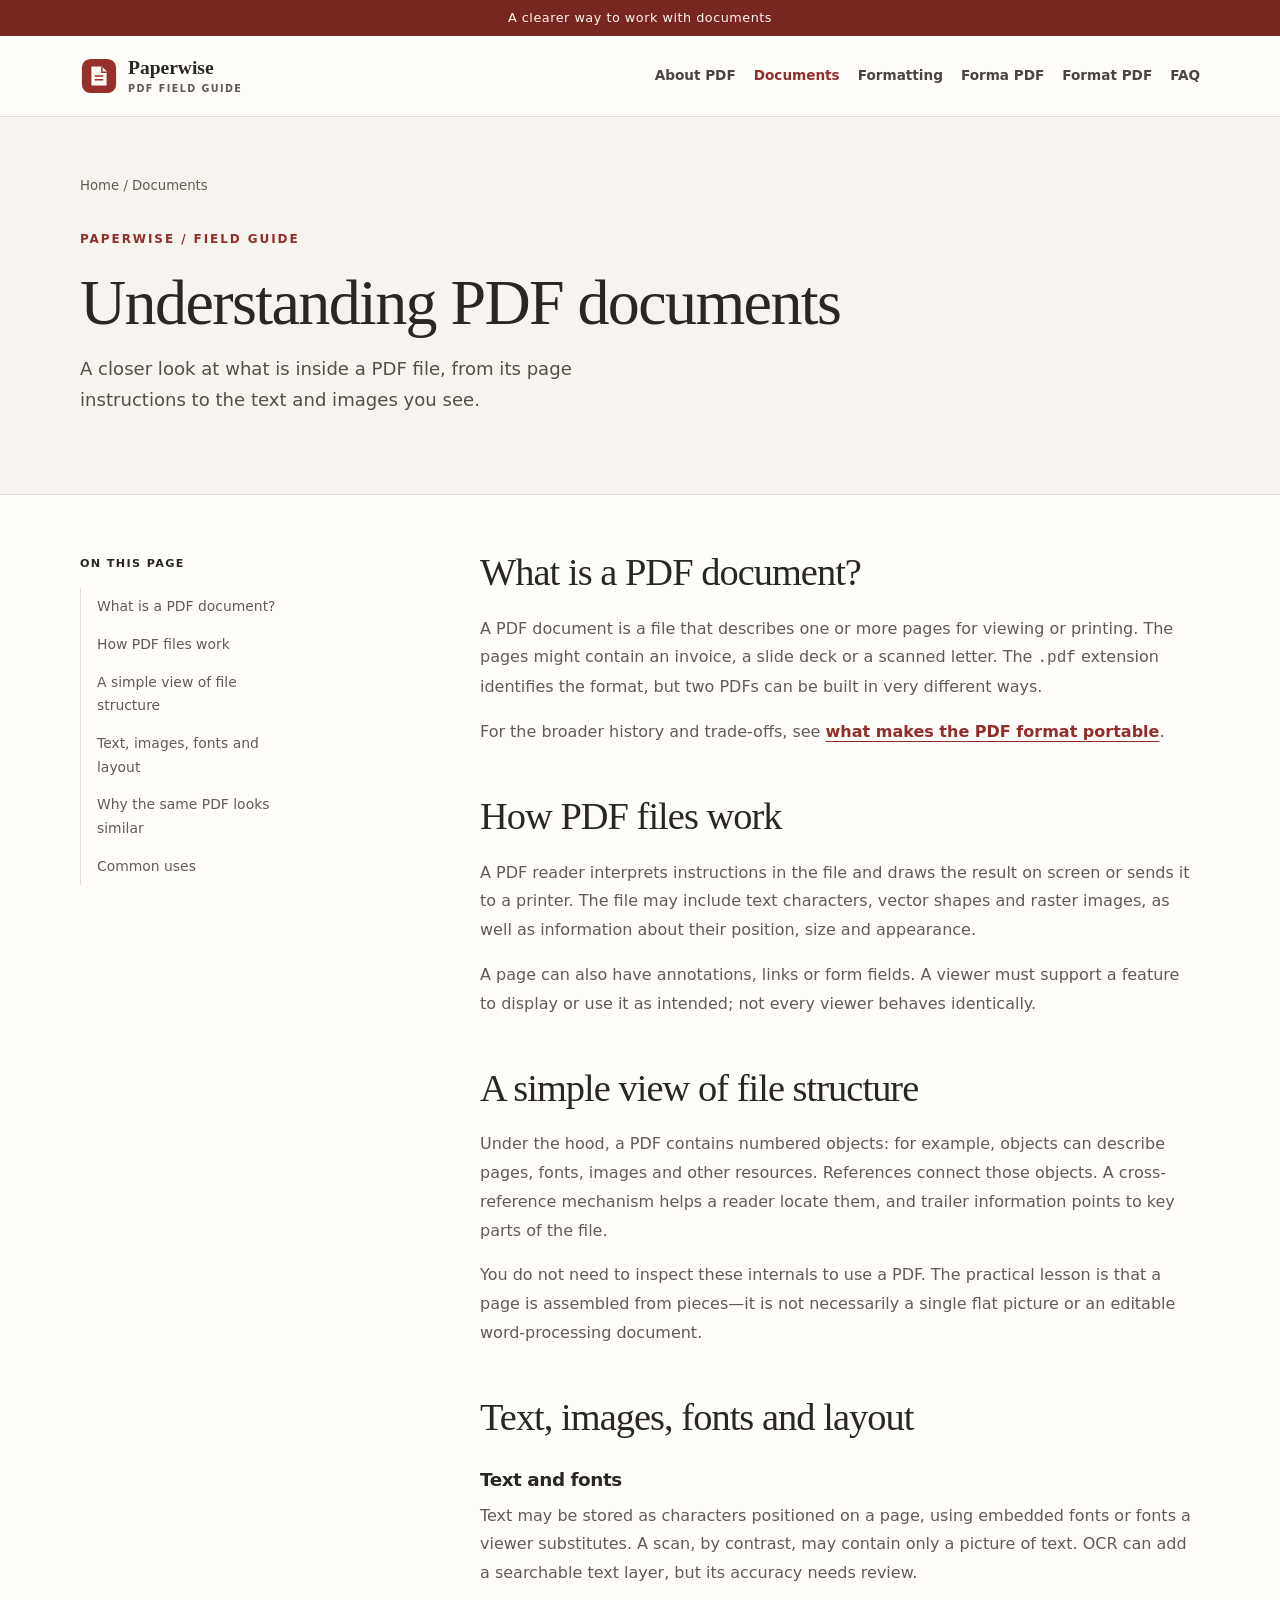
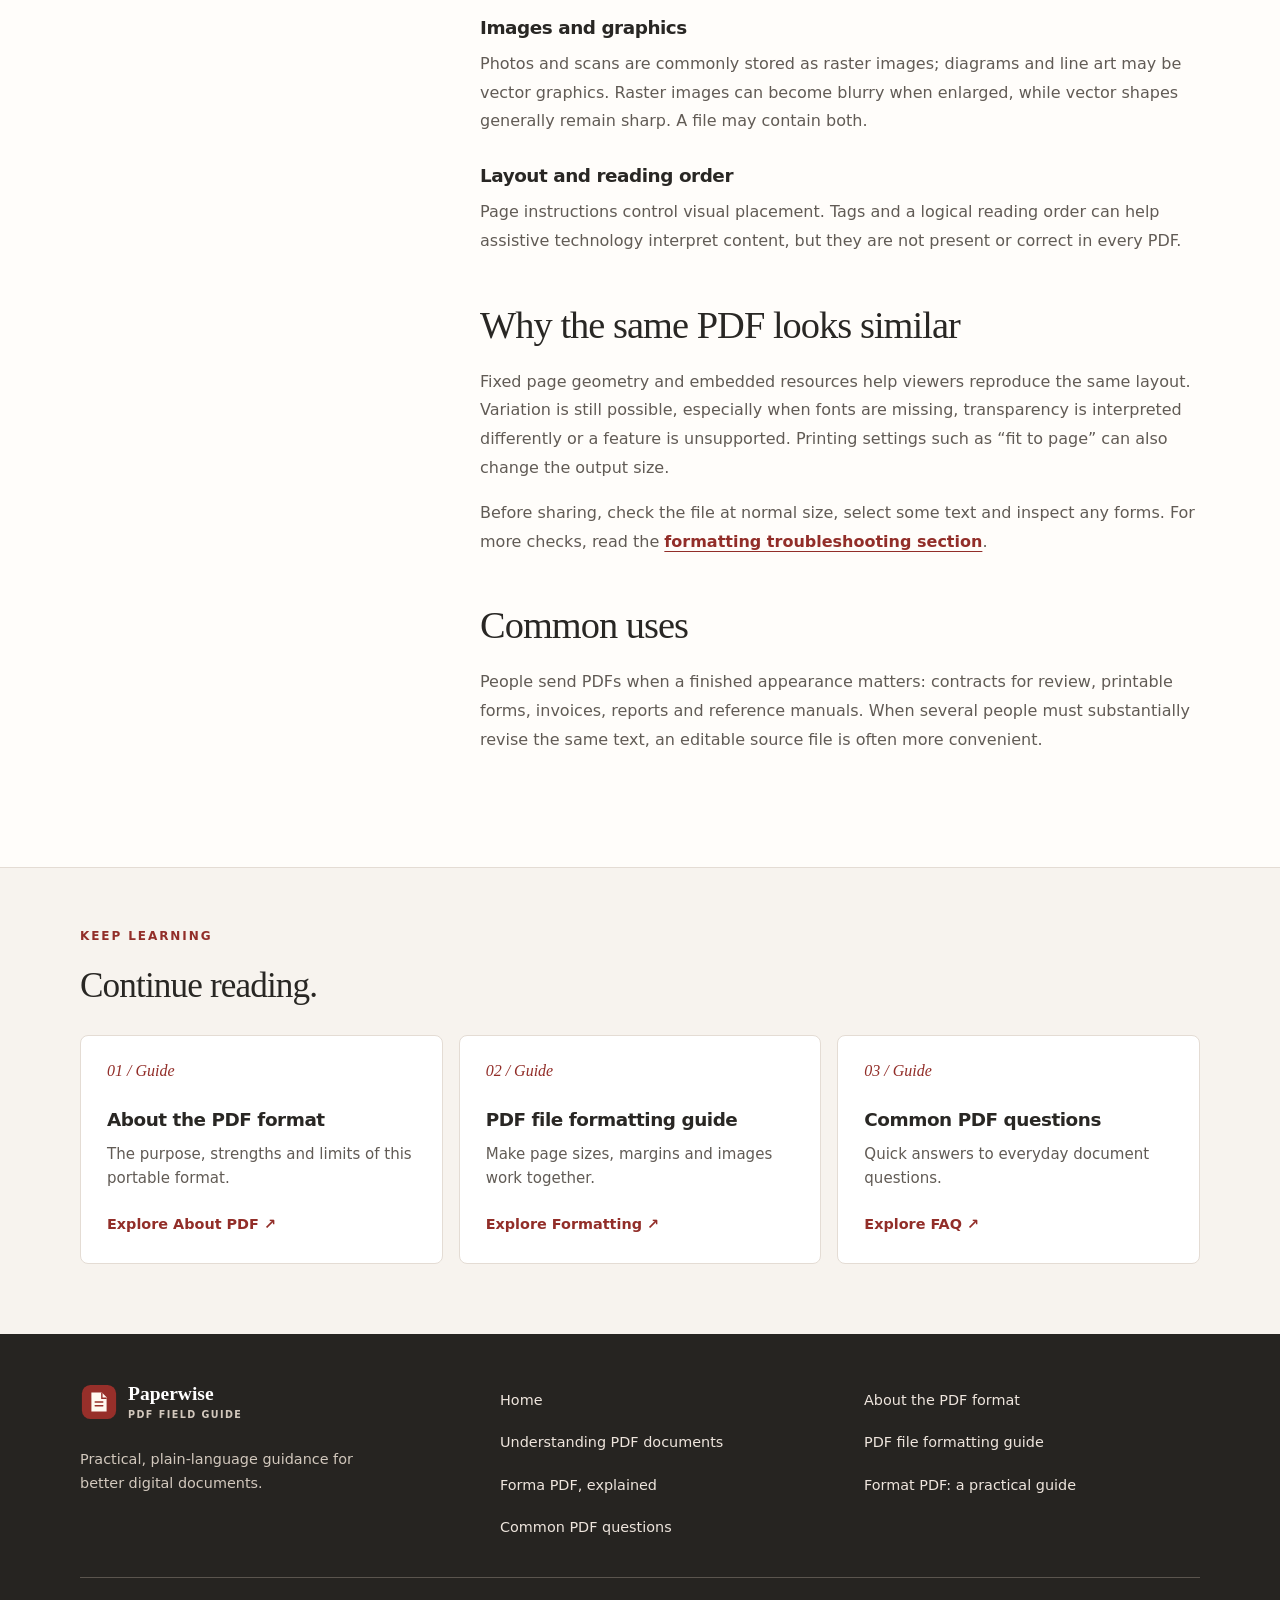
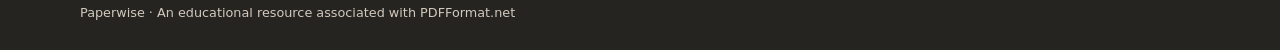
<file: pdf-documents.html>
<!doctype html><html lang="en"><head><meta charset="utf-8"><meta name="viewport" content="width=device-width, initial-scale=1"><title>Understanding PDF Documents: Structure, Text &amp; Images</title><meta name="description" content="Discover how PDF documents store pages, text, images and fonts, and why the same file can look similar across different devices."><link rel="canonical" href="https://pdfformat.github.io/pdf-documents.html"><meta property="og:type" content="website"><meta property="og:site_name" content="Paperwise PDF Field Guide"><meta property="og:title" content="Understanding PDF Documents: Structure, Text &amp; Images"><meta property="og:description" content="Discover how PDF documents store pages, text, images and fonts, and why the same file can look similar across different devices."><meta property="og:url" content="https://pdfformat.github.io/pdf-documents.html"><meta property="og:image" content="https://pdfformat.github.io/assets/images/paper-stack.webp"><meta name="twitter:card" content="summary_large_image"><link rel="icon" href="favicon.ico" sizes="any"><link rel="icon" href="assets/images/logo.svg" type="image/svg+xml"><link rel="stylesheet" href="assets/css/style.css"><script type="application/ld+json">{"@context": "https://schema.org", "@type": "WebSite", "name": "Paperwise PDF Field Guide", "url": "https://pdfformat.github.io/"}</script><script src="assets/js/script.js" defer></script></head><body><a class="skip" href="#main">Skip to content</a><div class="topline">A clearer way to work with documents</div><header class="site-header"><div class="wrap header-inner"><a class="brand" href="./" aria-label="Paperwise PDF Guide home"><img src="assets/images/logo.svg" alt="" width="38" height="38"><span class="brand-text">Paperwise<small>PDF field guide</small></span></a><button class="menu-toggle" type="button" aria-controls="site-nav" aria-expanded="false">Menu</button><nav class="nav" id="site-nav" aria-label="Main navigation"><a href="about.html">About PDF</a><a href="pdf-documents.html" aria-current="page">Documents</a><a href="pdf-formatting.html">Formatting</a><a href="forma-pdf.html">Forma PDF</a><a href="format-pdf.html">Format PDF</a><a href="pdf-faq.html">FAQ</a></nav></div></header><main id="main"><div class="article-hero"><div class="wrap"><div class="breadcrumbs"><a href="./">Home</a> / <span>Documents</span></div><p class="eyebrow">Paperwise / Field guide</p><h1>Understanding PDF documents</h1><p class="lead">A closer look at what is inside a PDF file, from its page instructions to the text and images you see.</p></div></div><div class="wrap article-layout"><aside class="side" aria-label="On this page"><strong>On this page</strong><ul><li><a href="#definition">What is a PDF document?</a></li><li><a href="#how">How PDF files work</a></li><li><a href="#structure">A simple view of file structure</a></li><li><a href="#content">Text, images, fonts and layout</a></li><li><a href="#consistency">Why the same PDF looks similar</a></li><li><a href="#uses">Common uses</a></li></ul></aside><article class="article-body"><section id="definition"><h2>What is a PDF document?</h2><p>A PDF document is a file that describes one or more pages for viewing or printing. The pages might contain an invoice, a slide deck or a scanned letter. The <code>.pdf</code> extension identifies the format, but two PDFs can be built in very different ways.</p><p>For the broader history and trade-offs, see <a href="about.html">what makes the PDF format portable</a>.</p></section><section id="how"><h2>How PDF files work</h2><p>A PDF reader interprets instructions in the file and draws the result on screen or sends it to a printer. The file may include text characters, vector shapes and raster images, as well as information about their position, size and appearance.</p><p>A page can also have annotations, links or form fields. A viewer must support a feature to display or use it as intended; not every viewer behaves identically.</p></section><section id="structure"><h2>A simple view of file structure</h2><p>Under the hood, a PDF contains numbered objects: for example, objects can describe pages, fonts, images and other resources. References connect those objects. A cross-reference mechanism helps a reader locate them, and trailer information points to key parts of the file.</p><p>You do not need to inspect these internals to use a PDF. The practical lesson is that a page is assembled from pieces—it is not necessarily a single flat picture or an editable word-processing document.</p></section><section id="content"><h2>Text, images, fonts and layout</h2><h3>Text and fonts</h3><p>Text may be stored as characters positioned on a page, using embedded fonts or fonts a viewer substitutes. A scan, by contrast, may contain only a picture of text. OCR can add a searchable text layer, but its accuracy needs review.</p><h3>Images and graphics</h3><p>Photos and scans are commonly stored as raster images; diagrams and line art may be vector graphics. Raster images can become blurry when enlarged, while vector shapes generally remain sharp. A file may contain both.</p><h3>Layout and reading order</h3><p>Page instructions control visual placement. Tags and a logical reading order can help assistive technology interpret content, but they are not present or correct in every PDF.</p></section><section id="consistency"><h2>Why the same PDF looks similar</h2><p>Fixed page geometry and embedded resources help viewers reproduce the same layout. Variation is still possible, especially when fonts are missing, transparency is interpreted differently or a feature is unsupported. Printing settings such as “fit to page” can also change the output size.</p><p>Before sharing, check the file at normal size, select some text and inspect any forms. For more checks, read the <a href="pdf-formatting.html">formatting troubleshooting section</a>.</p></section><section id="uses"><h2>Common uses</h2><p>People send PDFs when a finished appearance matters: contracts for review, printable forms, invoices, reports and reference manuals. When several people must substantially revise the same text, an editable source file is often more convenient.</p></section></article></div><section class="related section-soft"><div class="wrap"><p class="eyebrow">Keep learning</p><h2>Continue reading.</h2><div class="grid"><article class="card"><span class="card-number">01 / Guide</span><h3>About the PDF format</h3><p>The purpose, strengths and limits of this portable format.</p><a href="about.html">Explore About PDF <span aria-hidden="true">↗</span></a></article><article class="card"><span class="card-number">02 / Guide</span><h3>PDF file formatting guide</h3><p>Make page sizes, margins and images work together.</p><a href="pdf-formatting.html">Explore Formatting <span aria-hidden="true">↗</span></a></article><article class="card"><span class="card-number">03 / Guide</span><h3>Common PDF questions</h3><p>Quick answers to everyday document questions.</p><a href="pdf-faq.html">Explore FAQ <span aria-hidden="true">↗</span></a></article></div></div></section></main><footer class="site-footer"><div class="wrap"><div class="footer-top"><div><a class="brand" href="./"><img src="assets/images/logo.svg" alt="" width="38" height="38"><span class="brand-text">Paperwise<small>PDF field guide</small></span></a><p>Practical, plain-language guidance for better digital documents.</p></div><nav class="footer-links" aria-label="Footer navigation"><a href="./">Home</a><a href="about.html">About the PDF format</a><a href="pdf-documents.html">Understanding PDF documents</a><a href="pdf-formatting.html">PDF file formatting guide</a><a href="forma-pdf.html">Forma PDF, explained</a><a href="format-pdf.html">Format PDF: a practical guide</a><a href="pdf-faq.html">Common PDF questions</a></nav></div><div class="footer-bottom">Paperwise · An educational resource associated with PDFFormat.net</div></div></footer></body></html>
</file>
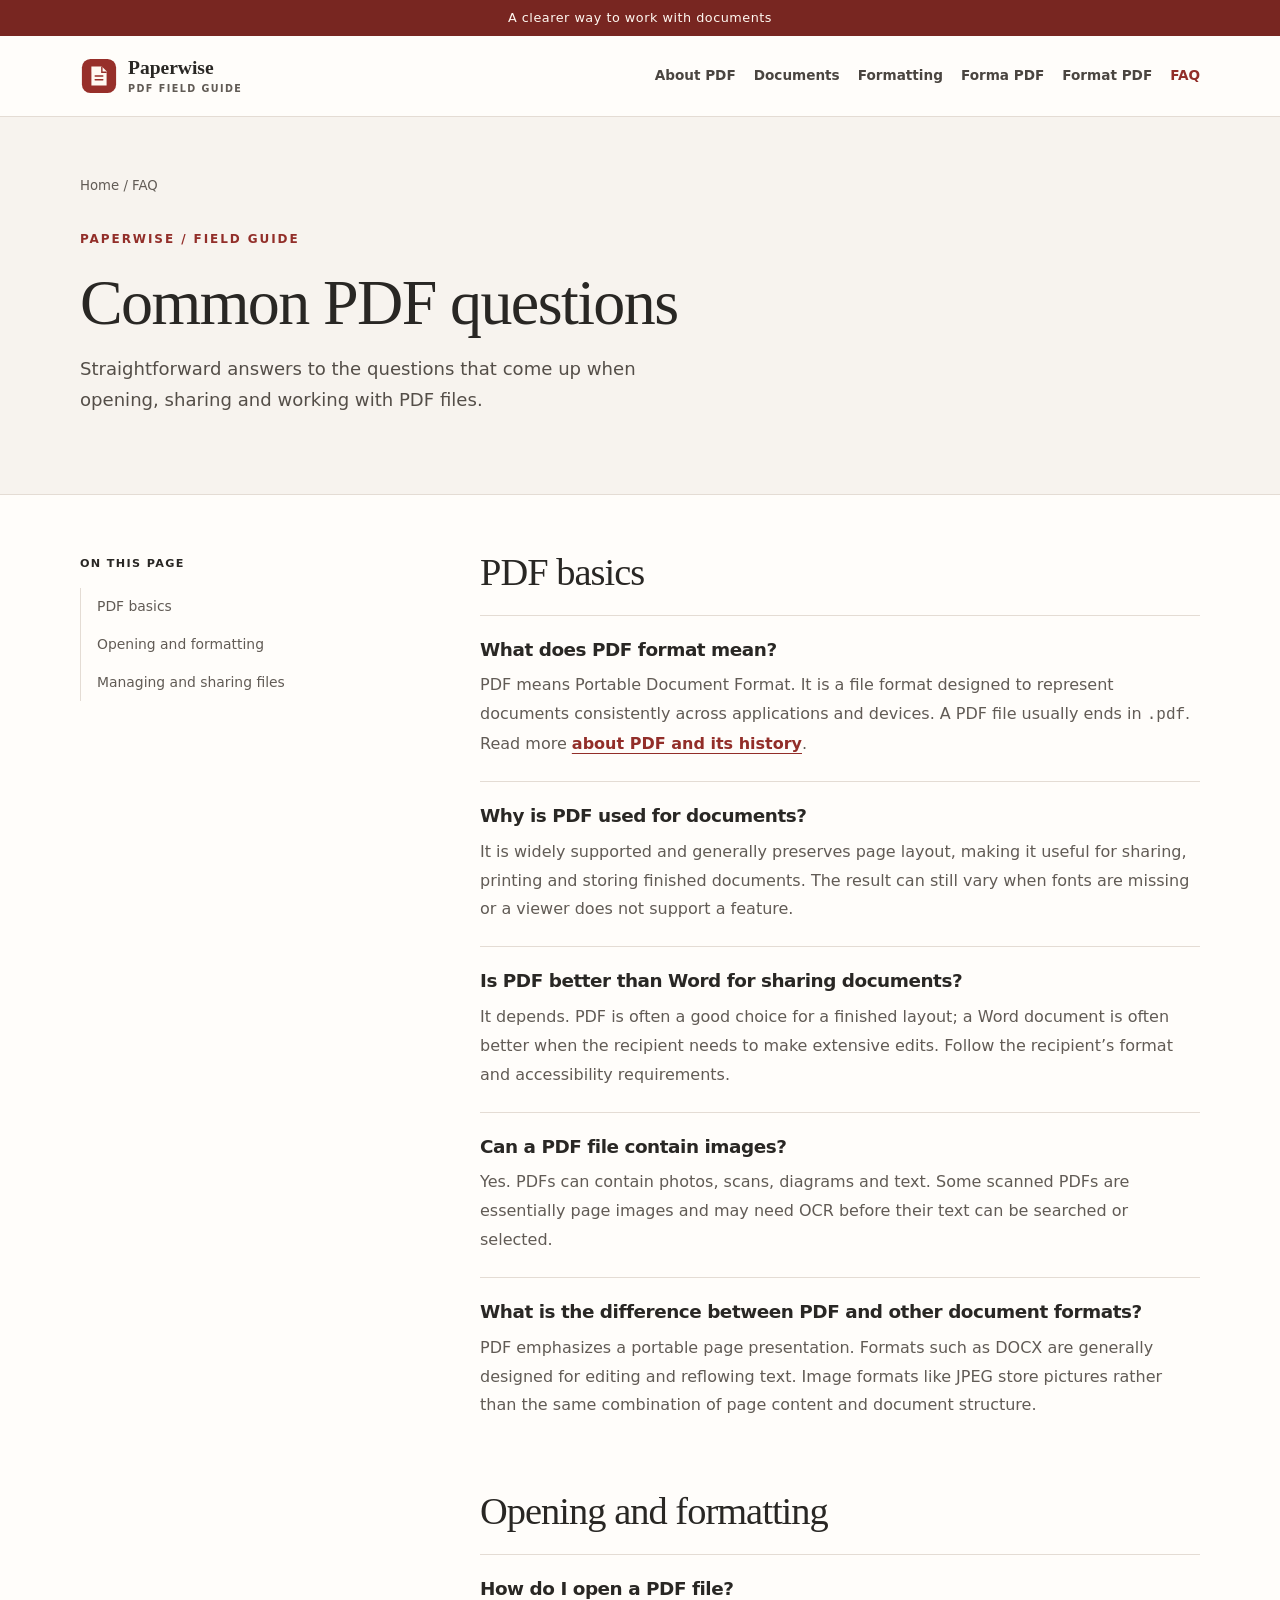
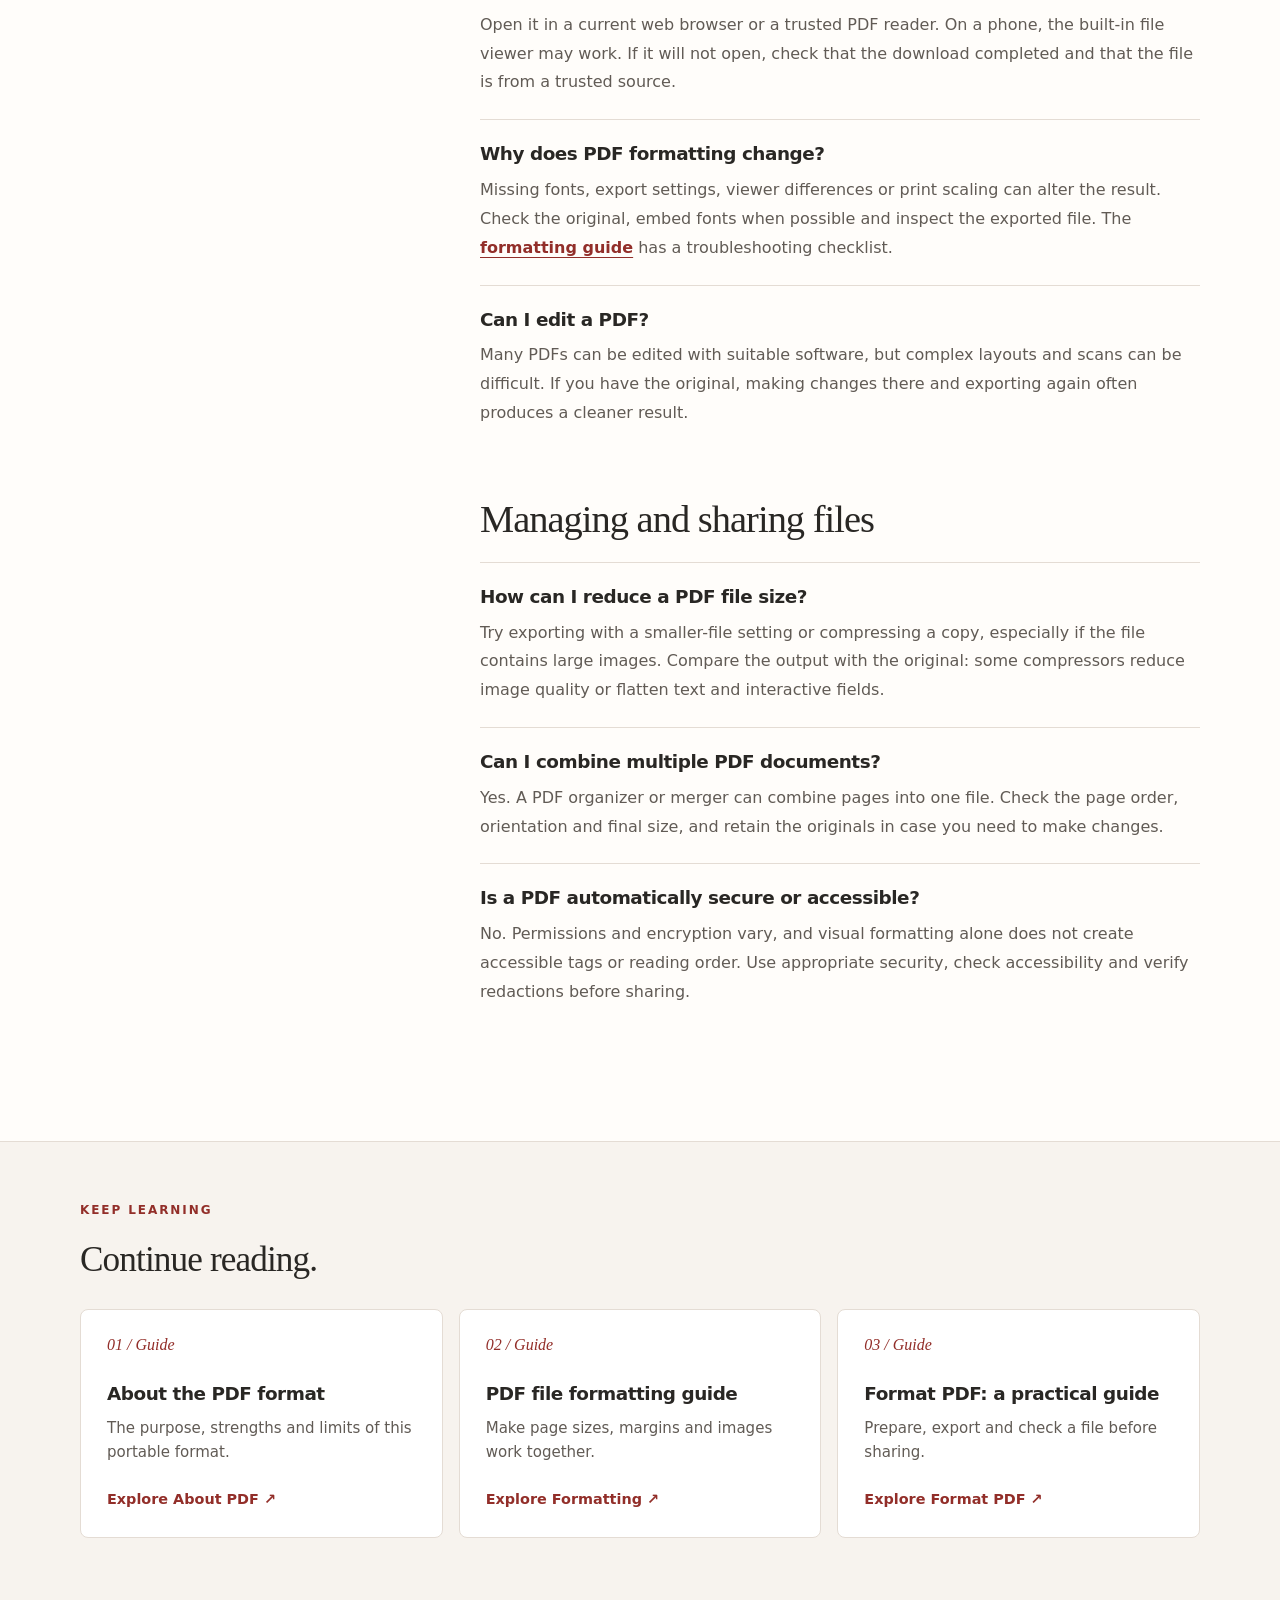
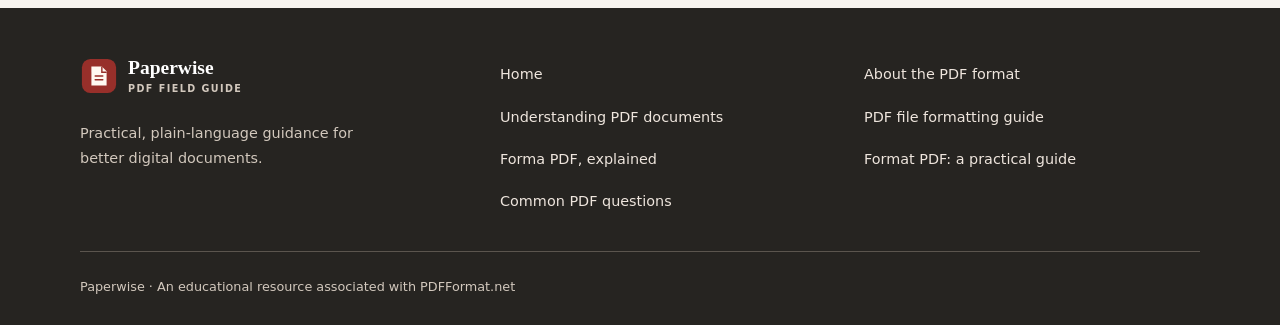
<file: pdf-faq.html>
<!doctype html><html lang="en"><head><meta charset="utf-8"><meta name="viewport" content="width=device-width, initial-scale=1"><title>Common PDF Questions: Opening, Sharing &amp; Editing</title><meta name="description" content="Get clear answers to common PDF questions about opening files, sharing, formatting, compression, merging and accessibility."><link rel="canonical" href="https://pdfformat.github.io/pdf-faq.html"><meta property="og:type" content="website"><meta property="og:site_name" content="Paperwise PDF Field Guide"><meta property="og:title" content="Common PDF Questions: Opening, Sharing &amp; Editing"><meta property="og:description" content="Get clear answers to common PDF questions about opening files, sharing, formatting, compression, merging and accessibility."><meta property="og:url" content="https://pdfformat.github.io/pdf-faq.html"><meta property="og:image" content="https://pdfformat.github.io/assets/images/paper-stack.webp"><meta name="twitter:card" content="summary_large_image"><link rel="icon" href="favicon.ico" sizes="any"><link rel="icon" href="assets/images/logo.svg" type="image/svg+xml"><link rel="stylesheet" href="assets/css/style.css"><script type="application/ld+json">{"@context": "https://schema.org", "@type": "WebSite", "name": "Paperwise PDF Field Guide", "url": "https://pdfformat.github.io/"}</script><script src="assets/js/script.js" defer></script></head><body><a class="skip" href="#main">Skip to content</a><div class="topline">A clearer way to work with documents</div><header class="site-header"><div class="wrap header-inner"><a class="brand" href="./" aria-label="Paperwise PDF Guide home"><img src="assets/images/logo.svg" alt="" width="38" height="38"><span class="brand-text">Paperwise<small>PDF field guide</small></span></a><button class="menu-toggle" type="button" aria-controls="site-nav" aria-expanded="false">Menu</button><nav class="nav" id="site-nav" aria-label="Main navigation"><a href="about.html">About PDF</a><a href="pdf-documents.html">Documents</a><a href="pdf-formatting.html">Formatting</a><a href="forma-pdf.html">Forma PDF</a><a href="format-pdf.html">Format PDF</a><a href="pdf-faq.html" aria-current="page">FAQ</a></nav></div></header><main id="main"><div class="article-hero"><div class="wrap"><div class="breadcrumbs"><a href="./">Home</a> / <span>FAQ</span></div><p class="eyebrow">Paperwise / Field guide</p><h1>Common PDF questions</h1><p class="lead">Straightforward answers to the questions that come up when opening, sharing and working with PDF files.</p></div></div><div class="wrap article-layout"><aside class="side" aria-label="On this page"><strong>On this page</strong><ul><li><a href="#basics">PDF basics</a></li><li><a href="#using">Opening and formatting</a></li><li><a href="#organizing">Managing and sharing files</a></li></ul></aside><article class="article-body"><section id="basics"><h2>PDF basics</h2><div class="faq-item"><h3>What does PDF format mean?</h3><p>PDF means Portable Document Format. It is a file format designed to represent documents consistently across applications and devices. A PDF file usually ends in <code>.pdf</code>. Read more <a href="about.html">about PDF and its history</a>.</p></div><div class="faq-item"><h3>Why is PDF used for documents?</h3><p>It is widely supported and generally preserves page layout, making it useful for sharing, printing and storing finished documents. The result can still vary when fonts are missing or a viewer does not support a feature.</p></div><div class="faq-item"><h3>Is PDF better than Word for sharing documents?</h3><p>It depends. PDF is often a good choice for a finished layout; a Word document is often better when the recipient needs to make extensive edits. Follow the recipient’s format and accessibility requirements.</p></div><div class="faq-item"><h3>Can a PDF file contain images?</h3><p>Yes. PDFs can contain photos, scans, diagrams and text. Some scanned PDFs are essentially page images and may need OCR before their text can be searched or selected.</p></div><div class="faq-item"><h3>What is the difference between PDF and other document formats?</h3><p>PDF emphasizes a portable page presentation. Formats such as DOCX are generally designed for editing and reflowing text. Image formats like JPEG store pictures rather than the same combination of page content and document structure.</p></div></section><section id="using"><h2>Opening and formatting</h2><div class="faq-item"><h3>How do I open a PDF file?</h3><p>Open it in a current web browser or a trusted PDF reader. On a phone, the built-in file viewer may work. If it will not open, check that the download completed and that the file is from a trusted source.</p></div><div class="faq-item"><h3>Why does PDF formatting change?</h3><p>Missing fonts, export settings, viewer differences or print scaling can alter the result. Check the original, embed fonts when possible and inspect the exported file. The <a href="pdf-formatting.html">formatting guide</a> has a troubleshooting checklist.</p></div><div class="faq-item"><h3>Can I edit a PDF?</h3><p>Many PDFs can be edited with suitable software, but complex layouts and scans can be difficult. If you have the original, making changes there and exporting again often produces a cleaner result.</p></div></section><section id="organizing"><h2>Managing and sharing files</h2><div class="faq-item"><h3>How can I reduce a PDF file size?</h3><p>Try exporting with a smaller-file setting or compressing a copy, especially if the file contains large images. Compare the output with the original: some compressors reduce image quality or flatten text and interactive fields.</p></div><div class="faq-item"><h3>Can I combine multiple PDF documents?</h3><p>Yes. A PDF organizer or merger can combine pages into one file. Check the page order, orientation and final size, and retain the originals in case you need to make changes.</p></div><div class="faq-item"><h3>Is a PDF automatically secure or accessible?</h3><p>No. Permissions and encryption vary, and visual formatting alone does not create accessible tags or reading order. Use appropriate security, check accessibility and verify redactions before sharing.</p></div></section></article></div><section class="related section-soft"><div class="wrap"><p class="eyebrow">Keep learning</p><h2>Continue reading.</h2><div class="grid"><article class="card"><span class="card-number">01 / Guide</span><h3>About the PDF format</h3><p>The purpose, strengths and limits of this portable format.</p><a href="about.html">Explore About PDF <span aria-hidden="true">↗</span></a></article><article class="card"><span class="card-number">02 / Guide</span><h3>PDF file formatting guide</h3><p>Make page sizes, margins and images work together.</p><a href="pdf-formatting.html">Explore Formatting <span aria-hidden="true">↗</span></a></article><article class="card"><span class="card-number">03 / Guide</span><h3>Format PDF: a practical guide</h3><p>Prepare, export and check a file before sharing.</p><a href="format-pdf.html">Explore Format PDF <span aria-hidden="true">↗</span></a></article></div></div></section></main><footer class="site-footer"><div class="wrap"><div class="footer-top"><div><a class="brand" href="./"><img src="assets/images/logo.svg" alt="" width="38" height="38"><span class="brand-text">Paperwise<small>PDF field guide</small></span></a><p>Practical, plain-language guidance for better digital documents.</p></div><nav class="footer-links" aria-label="Footer navigation"><a href="./">Home</a><a href="about.html">About the PDF format</a><a href="pdf-documents.html">Understanding PDF documents</a><a href="pdf-formatting.html">PDF file formatting guide</a><a href="forma-pdf.html">Forma PDF, explained</a><a href="format-pdf.html">Format PDF: a practical guide</a><a href="pdf-faq.html">Common PDF questions</a></nav></div><div class="footer-bottom">Paperwise · An educational resource associated with PDFFormat.net</div></div></footer></body></html>
</file>
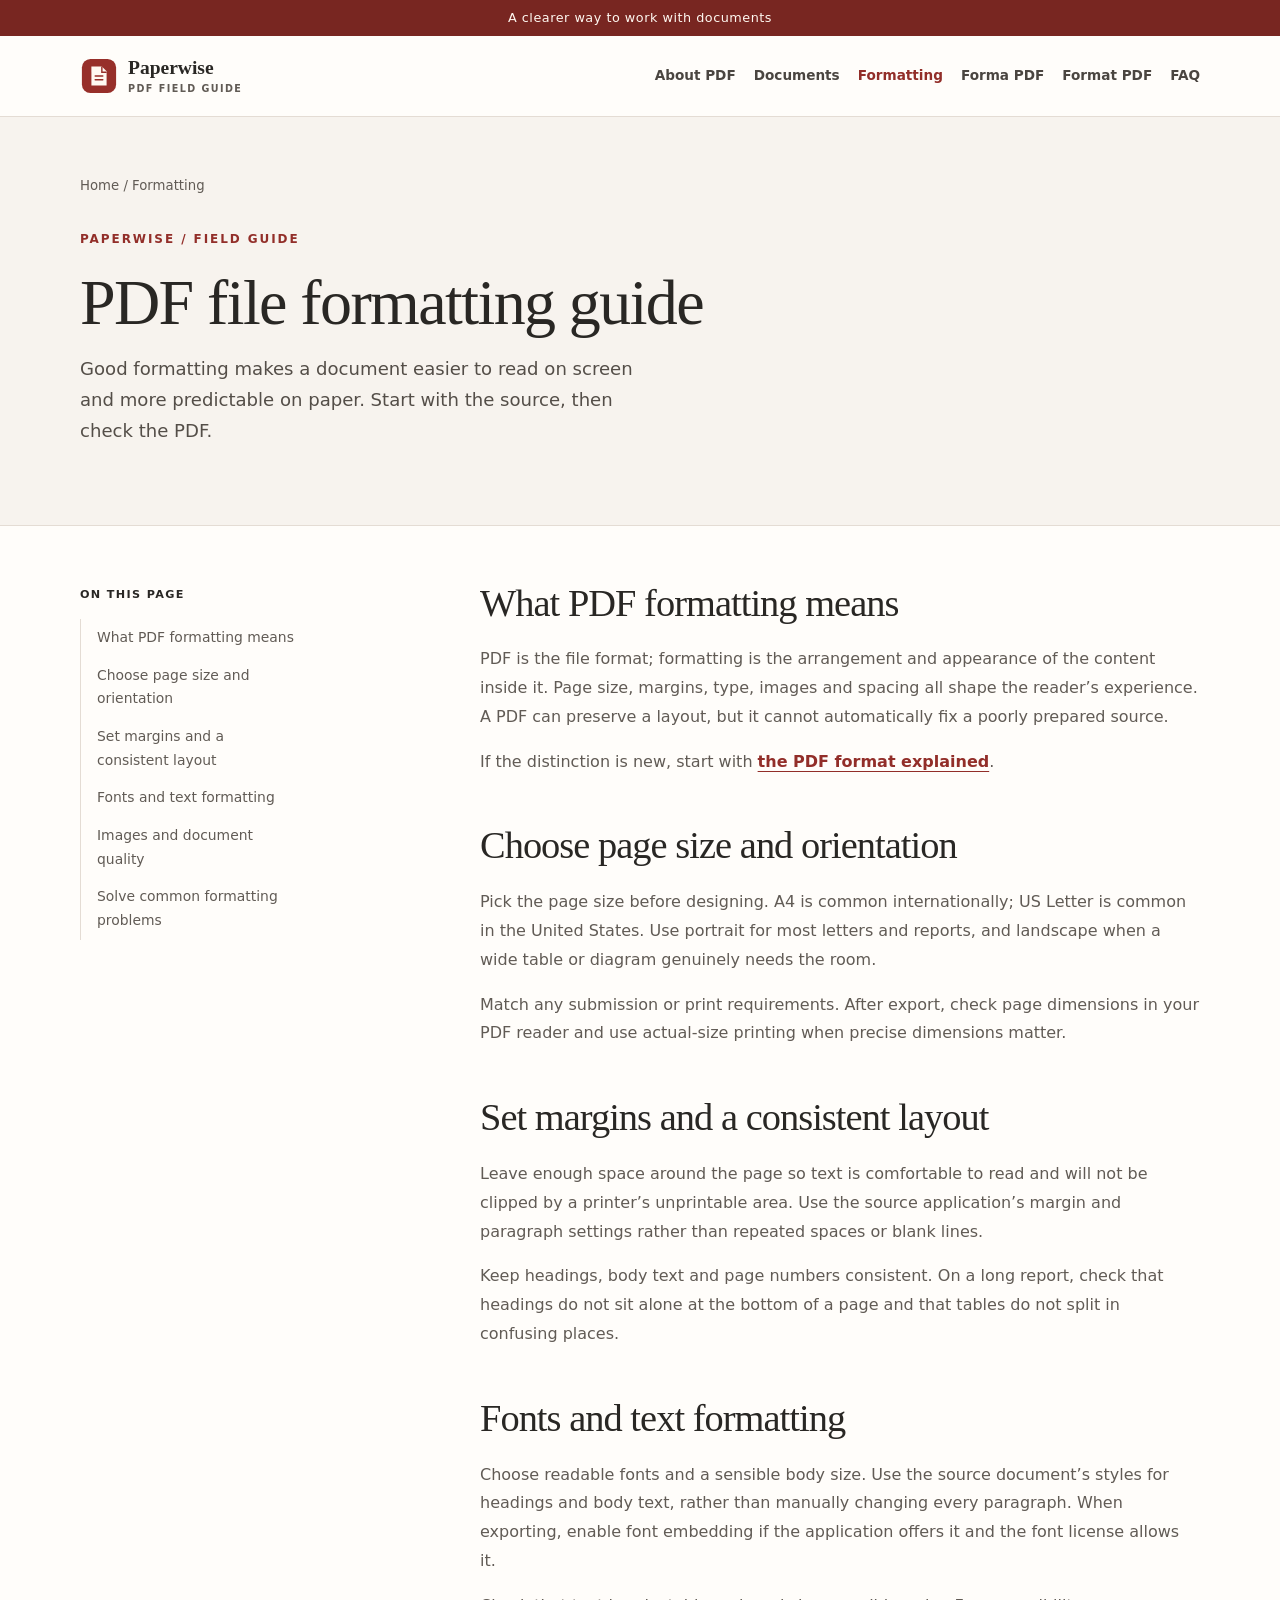
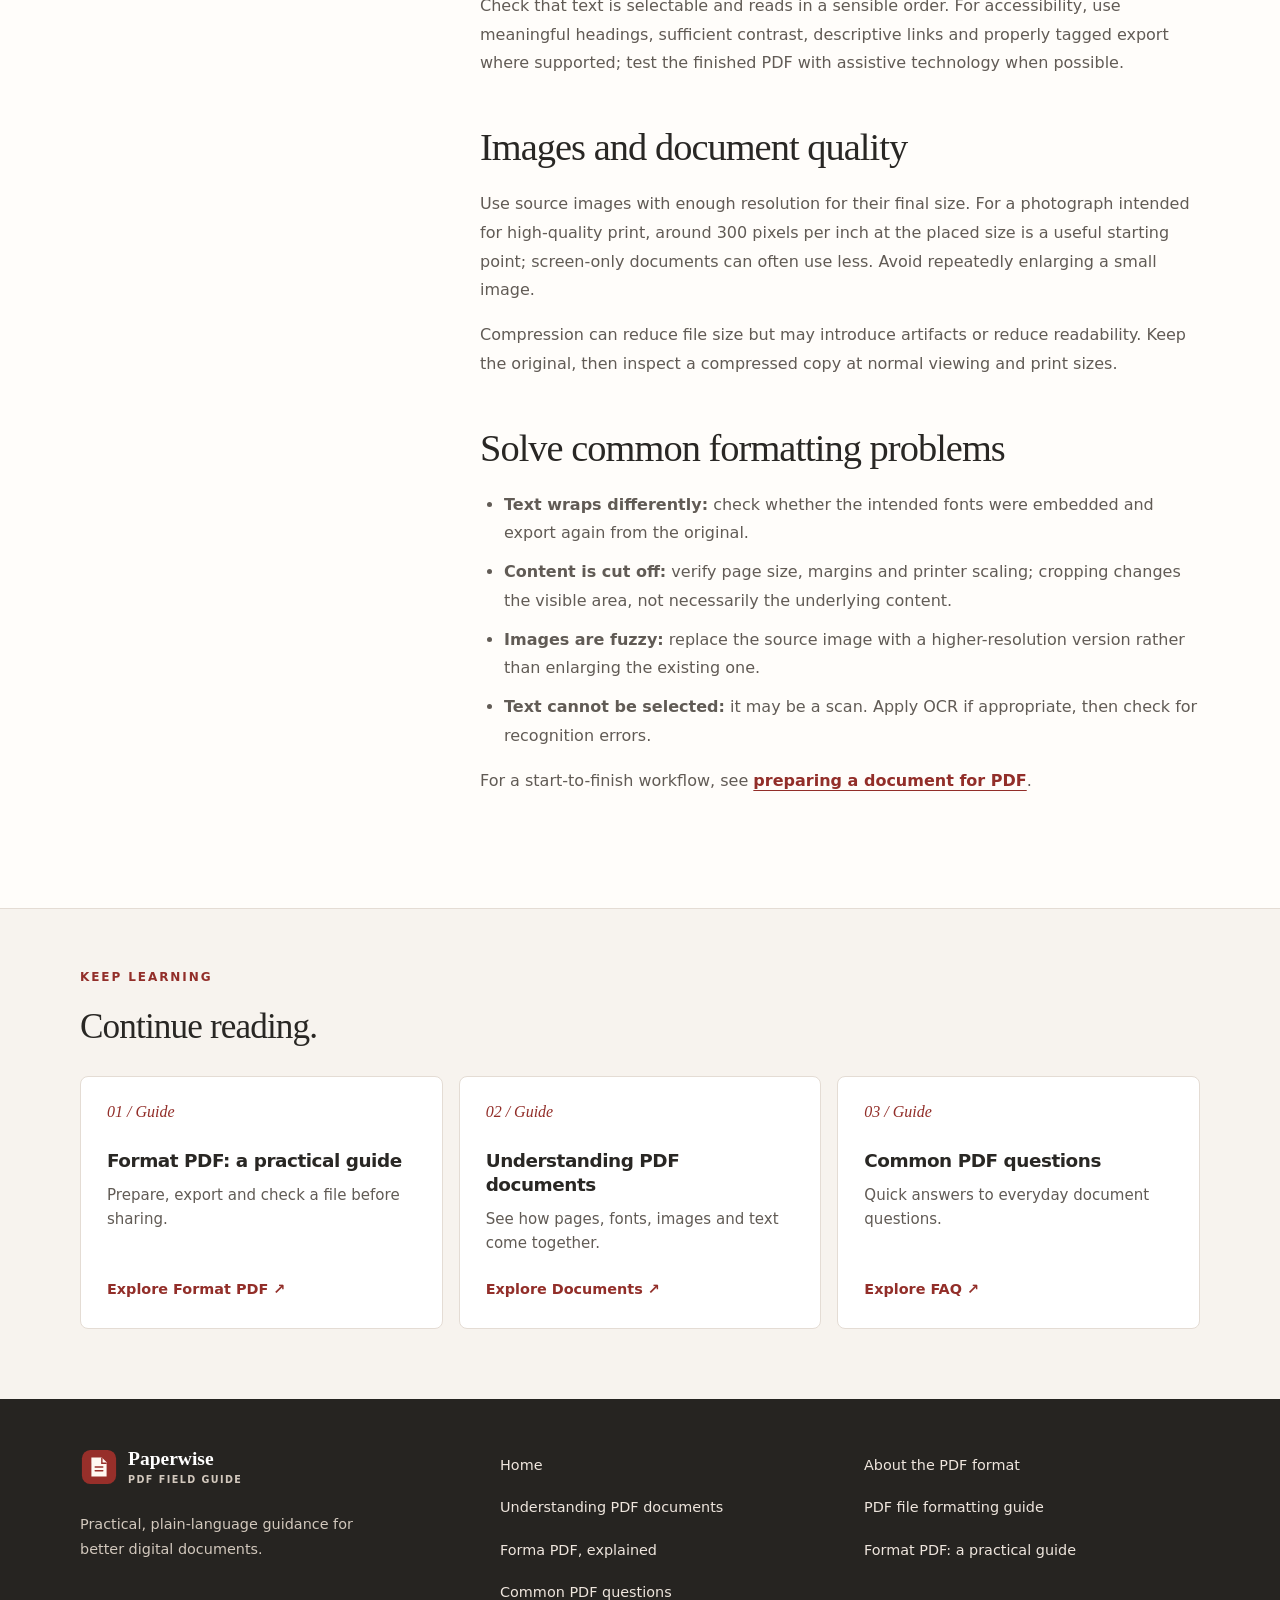
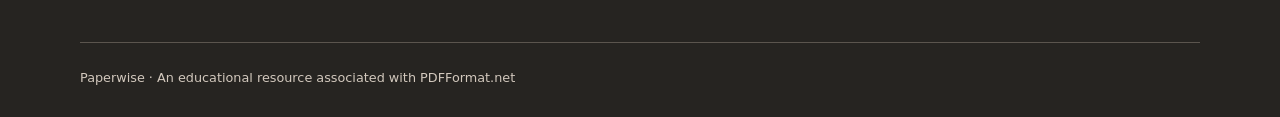
<file: pdf-formatting.html>
<!doctype html><html lang="en"><head><meta charset="utf-8"><meta name="viewport" content="width=device-width, initial-scale=1"><title>PDF File Formatting Guide: Layout, Fonts &amp; Quality</title><meta name="description" content="Prepare a clean PDF with practical guidance on page sizes, margins, fonts, image quality and common export problems."><link rel="canonical" href="https://pdfformat.github.io/pdf-formatting.html"><meta property="og:type" content="website"><meta property="og:site_name" content="Paperwise PDF Field Guide"><meta property="og:title" content="PDF File Formatting Guide: Layout, Fonts &amp; Quality"><meta property="og:description" content="Prepare a clean PDF with practical guidance on page sizes, margins, fonts, image quality and common export problems."><meta property="og:url" content="https://pdfformat.github.io/pdf-formatting.html"><meta property="og:image" content="https://pdfformat.github.io/assets/images/paper-stack.webp"><meta name="twitter:card" content="summary_large_image"><link rel="icon" href="favicon.ico" sizes="any"><link rel="icon" href="assets/images/logo.svg" type="image/svg+xml"><link rel="stylesheet" href="assets/css/style.css"><script type="application/ld+json">{"@context": "https://schema.org", "@type": "WebSite", "name": "Paperwise PDF Field Guide", "url": "https://pdfformat.github.io/"}</script><script src="assets/js/script.js" defer></script></head><body><a class="skip" href="#main">Skip to content</a><div class="topline">A clearer way to work with documents</div><header class="site-header"><div class="wrap header-inner"><a class="brand" href="./" aria-label="Paperwise PDF Guide home"><img src="assets/images/logo.svg" alt="" width="38" height="38"><span class="brand-text">Paperwise<small>PDF field guide</small></span></a><button class="menu-toggle" type="button" aria-controls="site-nav" aria-expanded="false">Menu</button><nav class="nav" id="site-nav" aria-label="Main navigation"><a href="about.html">About PDF</a><a href="pdf-documents.html">Documents</a><a href="pdf-formatting.html" aria-current="page">Formatting</a><a href="forma-pdf.html">Forma PDF</a><a href="format-pdf.html">Format PDF</a><a href="pdf-faq.html">FAQ</a></nav></div></header><main id="main"><div class="article-hero"><div class="wrap"><div class="breadcrumbs"><a href="./">Home</a> / <span>Formatting</span></div><p class="eyebrow">Paperwise / Field guide</p><h1>PDF file formatting guide</h1><p class="lead">Good formatting makes a document easier to read on screen and more predictable on paper. Start with the source, then check the PDF.</p></div></div><div class="wrap article-layout"><aside class="side" aria-label="On this page"><strong>On this page</strong><ul><li><a href="#meaning">What PDF formatting means</a></li><li><a href="#page">Choose page size and orientation</a></li><li><a href="#layout">Set margins and a consistent layout</a></li><li><a href="#type">Fonts and text formatting</a></li><li><a href="#images">Images and document quality</a></li><li><a href="#problems">Solve common formatting problems</a></li></ul></aside><article class="article-body"><section id="meaning"><h2>What PDF formatting means</h2><p>PDF is the file format; formatting is the arrangement and appearance of the content inside it. Page size, margins, type, images and spacing all shape the reader’s experience. A PDF can preserve a layout, but it cannot automatically fix a poorly prepared source.</p><p>If the distinction is new, start with <a href="about.html">the PDF format explained</a>.</p></section><section id="page"><h2>Choose page size and orientation</h2><p>Pick the page size before designing. A4 is common internationally; US Letter is common in the United States. Use portrait for most letters and reports, and landscape when a wide table or diagram genuinely needs the room.</p><p>Match any submission or print requirements. After export, check page dimensions in your PDF reader and use actual-size printing when precise dimensions matter.</p></section><section id="layout"><h2>Set margins and a consistent layout</h2><p>Leave enough space around the page so text is comfortable to read and will not be clipped by a printer’s unprintable area. Use the source application’s margin and paragraph settings rather than repeated spaces or blank lines.</p><p>Keep headings, body text and page numbers consistent. On a long report, check that headings do not sit alone at the bottom of a page and that tables do not split in confusing places.</p></section><section id="type"><h2>Fonts and text formatting</h2><p>Choose readable fonts and a sensible body size. Use the source document’s styles for headings and body text, rather than manually changing every paragraph. When exporting, enable font embedding if the application offers it and the font license allows it.</p><p>Check that text is selectable and reads in a sensible order. For accessibility, use meaningful headings, sufficient contrast, descriptive links and properly tagged export where supported; test the finished PDF with assistive technology when possible.</p></section><section id="images"><h2>Images and document quality</h2><p>Use source images with enough resolution for their final size. For a photograph intended for high-quality print, around 300 pixels per inch at the placed size is a useful starting point; screen-only documents can often use less. Avoid repeatedly enlarging a small image.</p><p>Compression can reduce file size but may introduce artifacts or reduce readability. Keep the original, then inspect a compressed copy at normal viewing and print sizes.</p></section><section id="problems"><h2>Solve common formatting problems</h2><ul><li><strong>Text wraps differently:</strong> check whether the intended fonts were embedded and export again from the original.</li><li><strong>Content is cut off:</strong> verify page size, margins and printer scaling; cropping changes the visible area, not necessarily the underlying content.</li><li><strong>Images are fuzzy:</strong> replace the source image with a higher-resolution version rather than enlarging the existing one.</li><li><strong>Text cannot be selected:</strong> it may be a scan. Apply OCR if appropriate, then check for recognition errors.</li></ul><p>For a start-to-finish workflow, see <a href="format-pdf.html">preparing a document for PDF</a>.</p></section></article></div><section class="related section-soft"><div class="wrap"><p class="eyebrow">Keep learning</p><h2>Continue reading.</h2><div class="grid"><article class="card"><span class="card-number">01 / Guide</span><h3>Format PDF: a practical guide</h3><p>Prepare, export and check a file before sharing.</p><a href="format-pdf.html">Explore Format PDF <span aria-hidden="true">↗</span></a></article><article class="card"><span class="card-number">02 / Guide</span><h3>Understanding PDF documents</h3><p>See how pages, fonts, images and text come together.</p><a href="pdf-documents.html">Explore Documents <span aria-hidden="true">↗</span></a></article><article class="card"><span class="card-number">03 / Guide</span><h3>Common PDF questions</h3><p>Quick answers to everyday document questions.</p><a href="pdf-faq.html">Explore FAQ <span aria-hidden="true">↗</span></a></article></div></div></section></main><footer class="site-footer"><div class="wrap"><div class="footer-top"><div><a class="brand" href="./"><img src="assets/images/logo.svg" alt="" width="38" height="38"><span class="brand-text">Paperwise<small>PDF field guide</small></span></a><p>Practical, plain-language guidance for better digital documents.</p></div><nav class="footer-links" aria-label="Footer navigation"><a href="./">Home</a><a href="about.html">About the PDF format</a><a href="pdf-documents.html">Understanding PDF documents</a><a href="pdf-formatting.html">PDF file formatting guide</a><a href="forma-pdf.html">Forma PDF, explained</a><a href="format-pdf.html">Format PDF: a practical guide</a><a href="pdf-faq.html">Common PDF questions</a></nav></div><div class="footer-bottom">Paperwise · An educational resource associated with PDFFormat.net</div></div></footer></body></html>
</file>
<file: assets/css/style.css>
:root{--ink:#292724;--muted:#615b55;--accent:#922e29;--dark:#6e211e;--paper:#fffdfa;--wash:#f7f3ee;--line:#e4dcd4;--pale:#f9eae5;--serif:Georgia,'Times New Roman',serif;--sans:system-ui,-apple-system,BlinkMacSystemFont,'Segoe UI',sans-serif}*{box-sizing:border-box}html{scroll-behavior:smooth}body{margin:0;background:var(--paper);color:var(--ink);font-family:var(--sans);font-size:16px;line-height:1.7}a{color:var(--accent);text-underline-offset:4px}a:hover{color:var(--dark)}a:focus-visible,button:focus-visible{outline:3px solid #b15340;outline-offset:4px}img{max-width:100%;display:block}h1,h2,h3,p{margin-top:0}h1,h2,h3{line-height:1.14;letter-spacing:-.025em}h1,h2{font-family:var(--serif);font-weight:400}h1{font-size:clamp(2.6rem,5vw,4.8rem);line-height:1.04}h2{font-size:clamp(2rem,3vw,3rem)}h3{font-size:1.15rem;line-height:1.3}p{color:var(--muted)}.wrap{width:min(1120px,calc(100% - 48px));margin-inline:auto}.skip{position:absolute;z-index:10;left:12px;top:-100px;background:white;padding:10px}.skip:focus{top:8px}.topline{background:#782621;color:#fff8f1;font-size:.8rem;text-align:center;padding:7px 20px;letter-spacing:.04em}.site-header{border-bottom:1px solid var(--line);background:var(--paper)}.header-inner{display:flex;align-items:center;gap:24px;justify-content:space-between;min-height:80px}.brand{display:inline-flex;align-items:center;gap:10px;color:var(--ink);text-decoration:none;flex-shrink:0}.brand img{width:38px;height:38px}.brand-text{font-family:var(--serif);font-weight:bold;line-height:1;font-size:1.22rem}.brand-text small{display:block;font:600 .6rem var(--sans);letter-spacing:.15em;text-transform:uppercase;color:var(--muted);margin-top:5px}.nav{display:flex;align-items:center;gap:18px}.nav a{font-size:.85rem;font-weight:600;color:#4a4540;text-decoration:none;white-space:nowrap;padding:10px 0}.nav a:hover,.nav a[aria-current=page]{color:var(--accent)}.menu-toggle{display:none;border:1px solid var(--line);background:#fff;color:var(--ink);border-radius:6px;padding:10px 14px;font:600 .9rem var(--sans);min-height:44px;cursor:pointer}.eyebrow{font-size:.75rem;letter-spacing:.16em;text-transform:uppercase;color:var(--accent);font-weight:750;margin-bottom:20px}.hero{padding:68px 0 64px}.hero-grid{display:grid;grid-template-columns:1fr 1fr;align-items:center;gap:64px}.hero h1{max-width:680px;margin-bottom:24px}.hero h1 em{font-weight:400;color:var(--accent)}.lead{font-size:1.13rem;line-height:1.7;max-width:590px;color:#544e48}.hero-image{position:relative}.hero-image img{width:100%;height:auto;aspect-ratio:3/2;object-fit:cover;border-radius:10px}.image-note{position:absolute;bottom:16px;left:16px;background:#fffdf7;color:var(--ink);border-radius:5px;padding:10px 14px;font-size:.76rem;font-weight:700;letter-spacing:.05em}.button{display:inline-flex;align-items:center;justify-content:center;gap:14px;min-height:50px;padding:12px 19px;background:var(--accent);border:1px solid var(--accent);border-radius:6px;color:#fff;text-decoration:none;font-weight:700;font-size:.92rem}.button:hover{background:var(--dark);color:#fff}.text-link{font-weight:700;text-decoration:none}.text-link:hover{text-decoration:underline}.hero-actions{display:flex;align-items:center;gap:24px;flex-wrap:wrap;margin-top:27px}.trust-strip{border-block:1px solid var(--line);padding:20px 0}.trust-inner{display:flex;align-items:center;gap:25px;flex-wrap:wrap;font-size:.9rem;color:var(--muted)}.trust-inner strong{color:var(--ink)}.trust-inner span+span:before{content:'•';margin-right:25px;color:#bd9a8f}.section{padding:80px 0}.section-soft{background:var(--wash)}.section-head{display:flex;align-items:end;justify-content:space-between;gap:32px;margin-bottom:32px}.section-head h2{margin-bottom:0}.section-head p{max-width:420px;margin-bottom:0}.grid{display:grid;grid-template-columns:repeat(3,1fr);gap:16px}.card{background:#fff;border:1px solid var(--line);border-radius:8px;padding:26px;display:flex;flex-direction:column;min-height:220px}.card-number{font:italic 1rem var(--serif);color:var(--accent);margin-bottom:28px}.card h3{margin-bottom:10px}.card p{font-size:.94rem;line-height:1.6;margin-bottom:22px}.card a{margin-top:auto;font-size:.9rem;font-weight:700;text-decoration:none}.card a:hover{text-decoration:underline}.split{display:grid;grid-template-columns:1fr 1fr;gap:80px}.split-copy{max-width:540px}.feature-list{list-style:none;padding:0;margin:0;border-top:1px solid var(--line)}.feature-list li{padding:19px 0;border-bottom:1px solid var(--line);display:grid;grid-template-columns:34px 1fr;gap:12px}.feature-list b{color:var(--accent);font-family:var(--serif);font-size:1.05rem}.feature-list strong{display:block}.feature-list span{color:var(--muted);font-size:.92rem}.callout{background:#742823;color:#fff9f3;border-radius:10px;padding:48px;display:grid;grid-template-columns:1fr auto;gap:32px;align-items:center}.callout .eyebrow{color:#f8c5b7}.callout h2{margin-bottom:14px}.callout p{color:#f3ded8;max-width:690px;margin:0}.callout .button{background:#fffaf4;border-color:#fffaf4;color:#68211e}.callout .button:hover{background:#f5dfd6}.article-hero{background:var(--wash);border-bottom:1px solid var(--line);padding:58px 0 60px}.breadcrumbs{font-size:.83rem;margin-bottom:32px;color:var(--muted)}.breadcrumbs a{color:var(--muted);text-decoration:none}.article-hero h1{max-width:850px;font-size:clamp(2.6rem,5vw,4.3rem);margin-bottom:18px}.article-layout{display:grid;grid-template-columns:220px minmax(0,720px);justify-content:space-between;gap:70px;padding-top:56px;padding-bottom:64px}.side{font-size:.87rem;align-self:start;position:sticky;top:24px}.side strong{text-transform:uppercase;letter-spacing:.12em;font-size:.7rem;color:var(--ink)}.side ul{list-style:none;padding:0;margin:14px 0}.side li{border-left:1px solid var(--line)}.side a{display:block;color:var(--muted);text-decoration:none;padding:7px 0 7px 16px}.side a:hover{color:var(--accent);border-left:2px solid var(--accent);margin-left:-1px}.article-body section{margin-bottom:48px;scroll-margin-top:20px}.article-body h2{font-size:clamp(1.8rem,3vw,2.45rem);margin-bottom:20px}.article-body h3{margin-top:28px;margin-bottom:10px}.article-body p,.article-body li{line-height:1.8}.article-body ul,.article-body ol{padding-left:24px;color:var(--muted)}.article-body li{margin-bottom:10px}.note{border-left:3px solid var(--accent);background:var(--wash);padding:20px 24px;margin:28px 0;color:var(--ink)}.note p:last-child{margin-bottom:0}.related{border-top:1px solid var(--line);padding:58px 0 70px}.related h2{font-size:2.2rem}.related .card{min-height:180px}.faq-item{border-top:1px solid var(--line);padding:22px 0}.faq-item h3{margin:0 0 10px}.faq-item p{margin-bottom:0}.site-footer{background:#262421;color:#fff;border-top:1px solid #262421;padding:48px 0 28px}.footer-top{display:grid;grid-template-columns:1fr 2fr;gap:70px}.site-footer .brand{color:#fff}.site-footer .brand-text small{color:#d2c8bd}.site-footer p{color:#d2c8bd;max-width:310px;font-size:.9rem;margin-top:18px}.footer-links{display:grid;grid-template-columns:repeat(2,1fr);gap:8px 28px}.footer-links a{color:#eee5dd;text-decoration:none;font-size:.9rem;padding:5px 0}.footer-links a:hover{text-decoration:underline}.footer-bottom{border-top:1px solid #5b554e;margin-top:32px;padding-top:24px;font-size:.8rem;color:#d2c8bd}.article-body a{font-weight:600}@media(max-width:1000px){.nav{gap:11px}.nav a{font-size:.77rem}.header-inner{gap:14px}.hero-grid{gap:36px}}@media(max-width:800px){.header-inner{flex-wrap:wrap;padding:16px 0;min-height:72px}.menu-toggle{display:inline-block}.nav{width:100%;display:flex;flex-wrap:wrap;gap:4px 18px;padding-bottom:8px}.js .nav[hidden]{display:none}.nav a{font-size:.92rem;padding:8px 0}.hero{padding:48px 0}.hero-grid,.split{grid-template-columns:1fr;gap:36px}.hero-image{max-width:620px}.grid{grid-template-columns:repeat(2,1fr)}.section{padding:60px 0}.article-layout{grid-template-columns:1fr;gap:30px}.side{position:static;background:var(--wash);padding:20px;border-radius:6px}.side ul{display:flex;flex-wrap:wrap;gap:2px 18px;margin-bottom:0}.side li{border:0}.side a{padding:5px 0}.side a:hover{border:0;margin:0}.callout{grid-template-columns:1fr}.callout .button{justify-self:start}.footer-top{gap:35px}}@media(max-width:520px){.wrap{width:calc(100% - 40px)}.hero{padding:40px 0}.hero-grid{gap:32px}.hero h1{font-size:2.7rem}.trust-inner{display:block}.trust-inner strong{display:block;margin-bottom:4px}.trust-inner span{display:inline-block;margin:4px 12px 4px 0}.trust-inner span+span:before{display:none}.section-head{display:block}.section-head h2{margin-bottom:14px}.grid{grid-template-columns:1fr}.card{min-height:auto}.card-number{margin-bottom:20px}.callout{padding:30px 24px}.article-hero{padding:40px 0 44px}.article-layout{padding-top:35px}.footer-top{grid-template-columns:1fr}.footer-links{gap:6px 12px}.topline{font-size:.73rem}}@media(min-width:801px){.nav[hidden]{display:flex}}@media(prefers-reduced-motion:reduce){html{scroll-behavior:auto}*{transition:none!important}}
</file>
